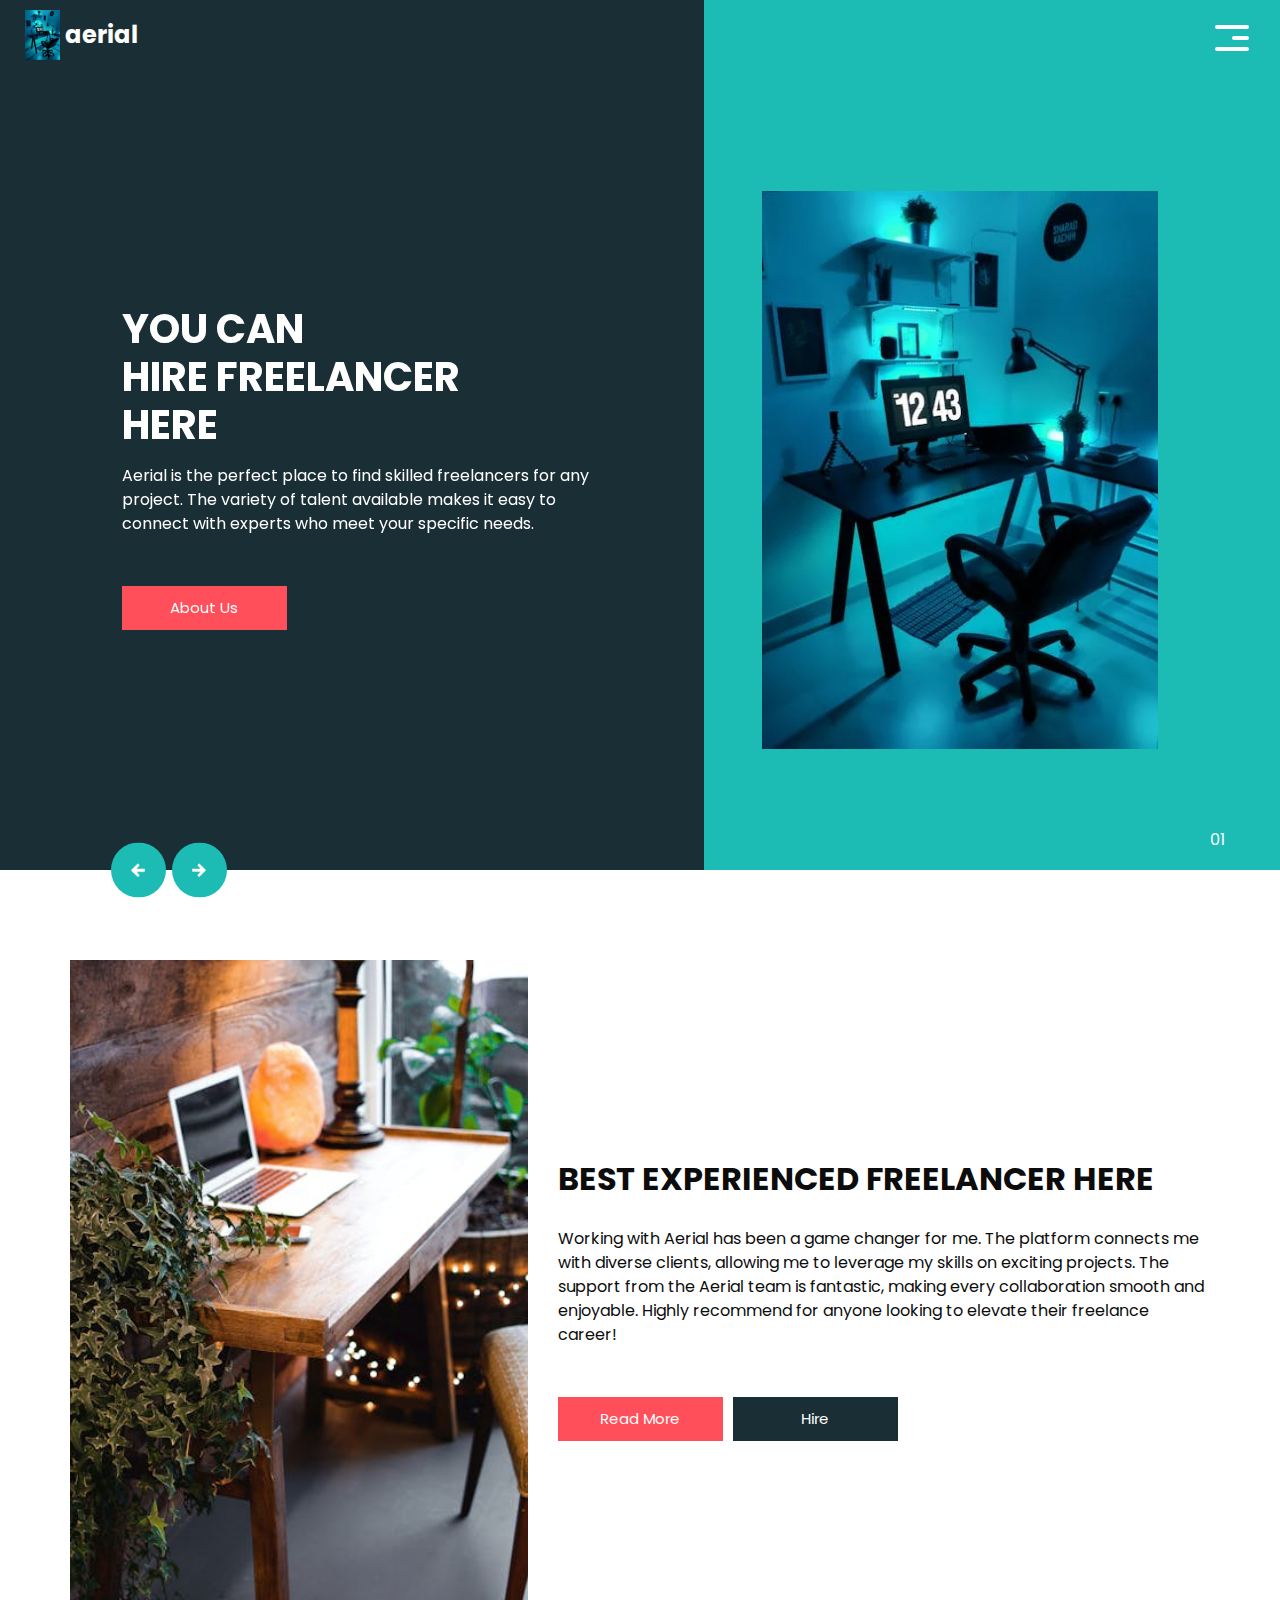
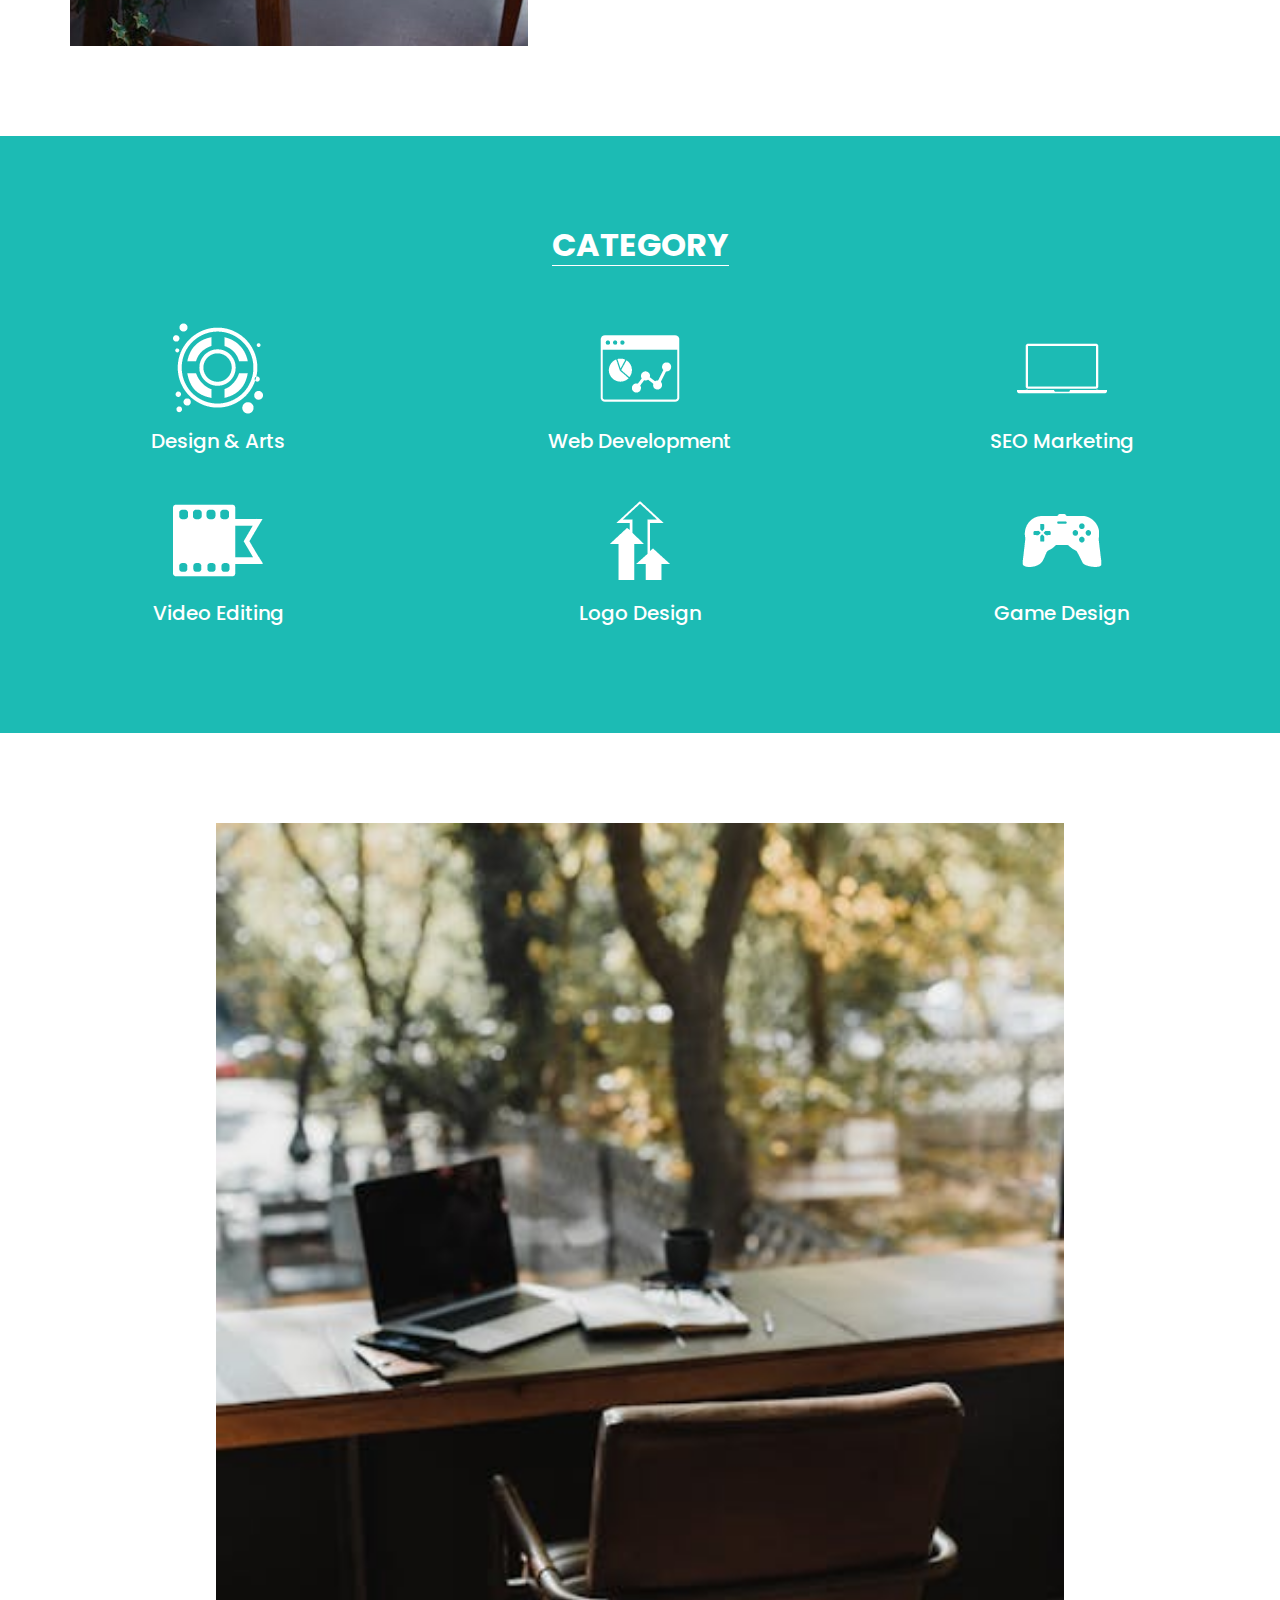
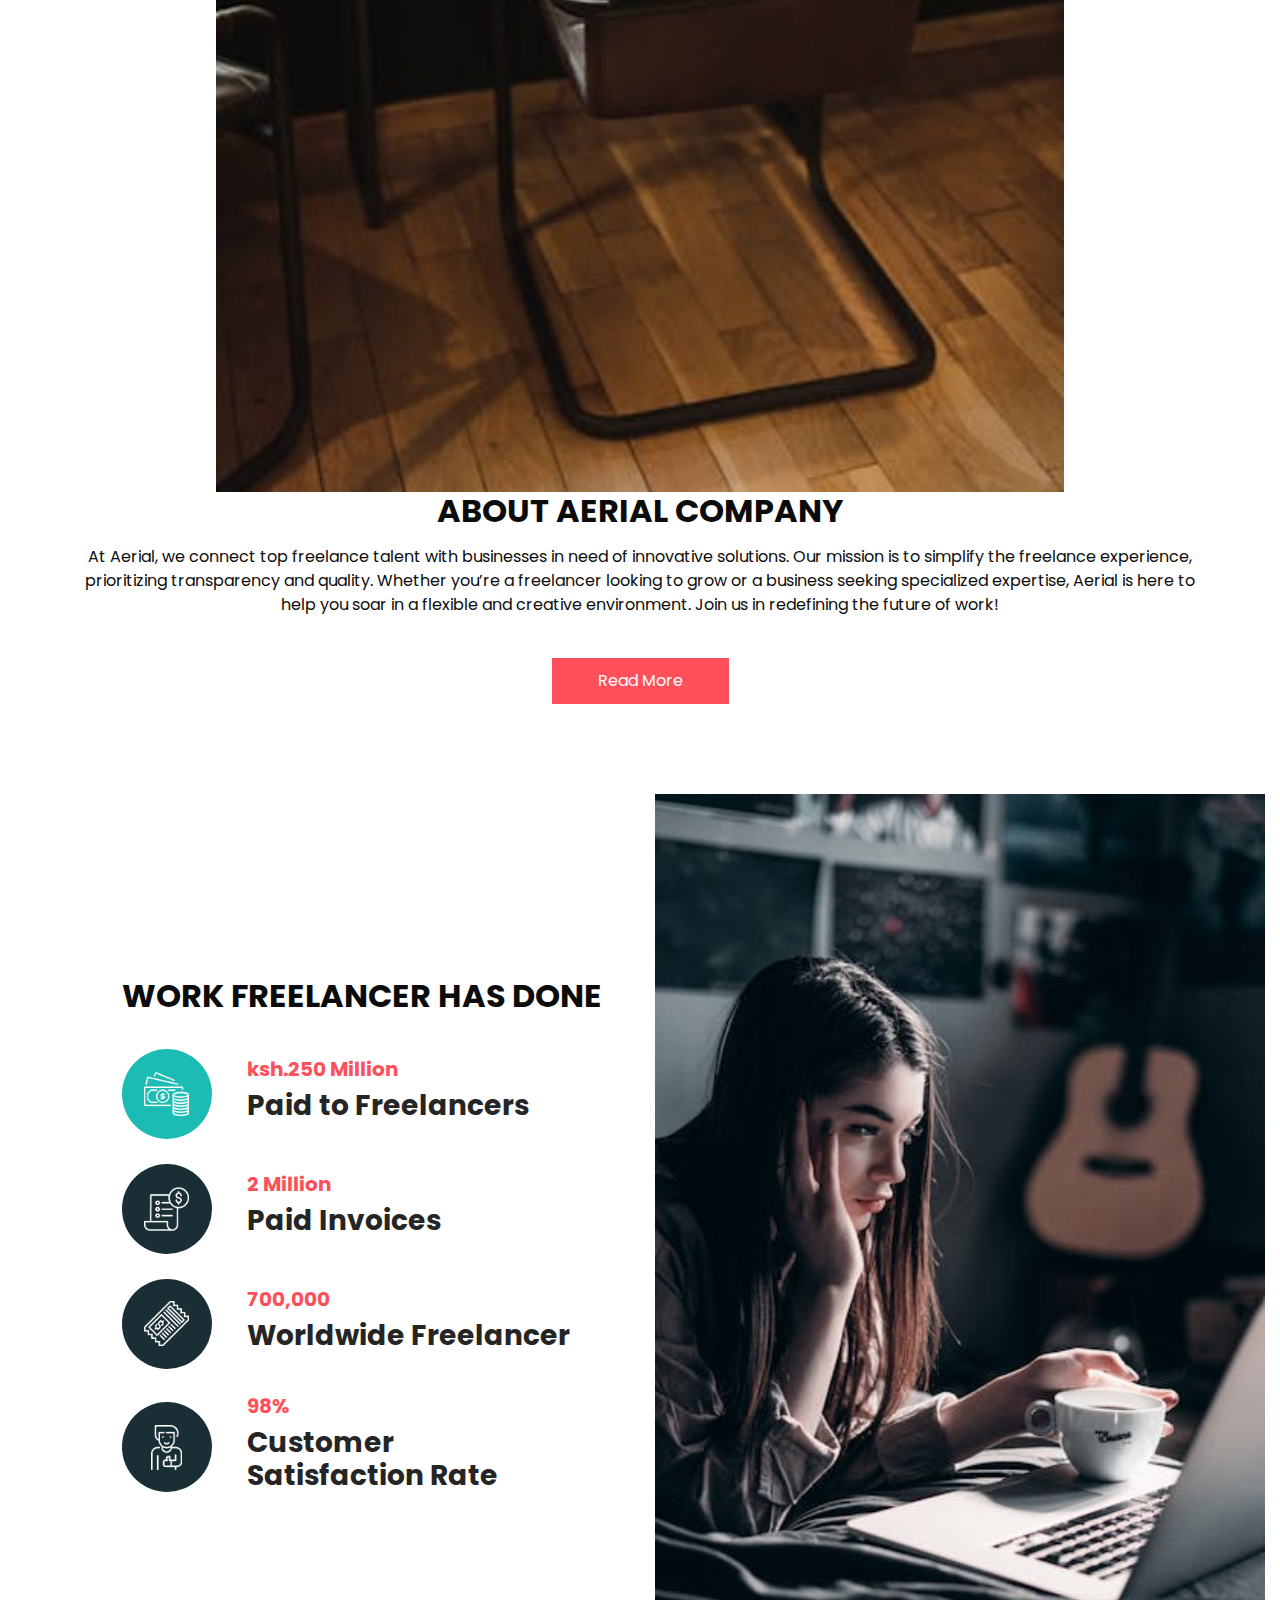
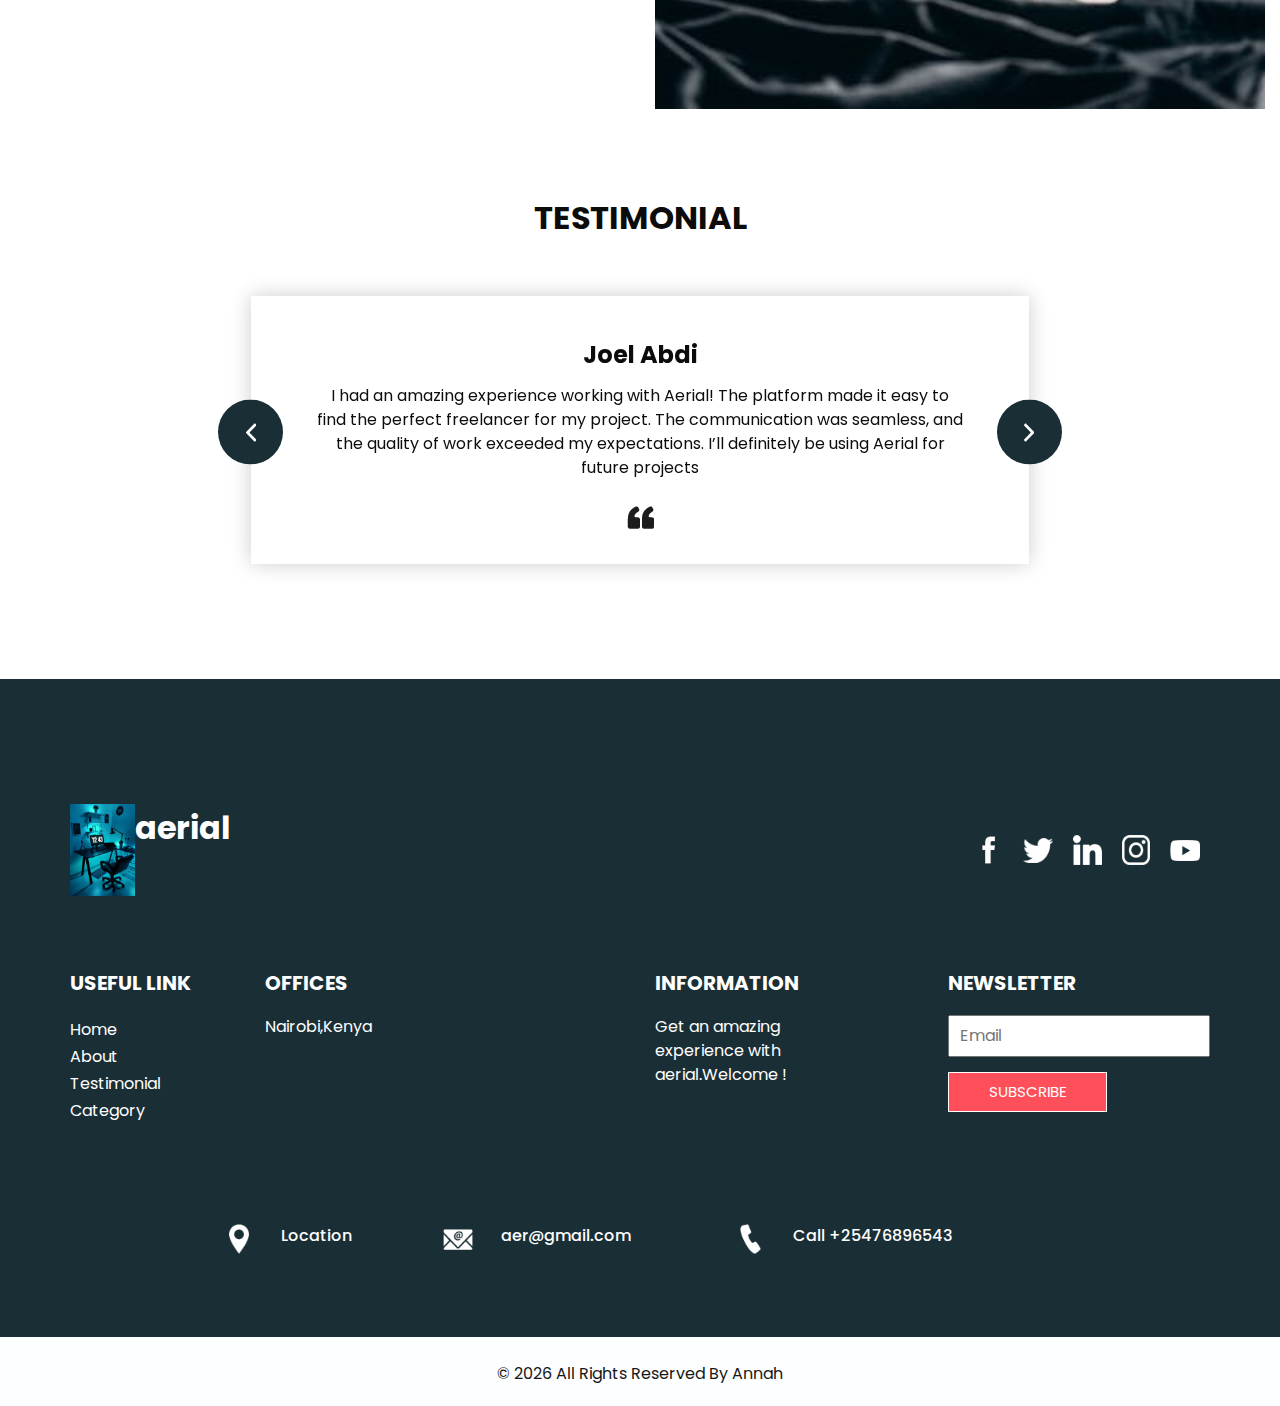
<file: index.html>
<!DOCTYPE html>
<html>

<head>
  <!-- Basic -->
  <meta charset="utf-8" />
  <meta http-equiv="X-UA-Compatible" content="IE=edge" />
  <!-- Mobile Metas -->
  <meta name="viewport" content="width=device-width, initial-scale=1, shrink-to-fit=no" />
  <!-- Site Metas -->

  <meta name="keywords" content="" />
  <meta name="description" content="" />
  <meta name="author" content="" />

  <title>Aerial</title>

  <!-- bootstrap core css -->
  <link rel="stylesheet" type="text/css" href="css/bootstrap.css" />

  <link href="https://fonts.googleapis.com/css?family=Poppins:400,700&display=swap" rel="stylesheet">
  <!-- Custom styles for this template -->
  <link href="css/style.css" rel="stylesheet" />
  <!-- responsive style -->
  <link href="css/responsive.css" rel="stylesheet" />
</head>

<body>
  <div class="hero_area">
    <!-- header section strats -->
    <header class="header_section">
      <div class="container-fluid">
        <nav class="navbar navbar-expand-lg custom_nav-container">
          <a class="navbar-brand" href="index.html">
            <img src="images/css1.webp" alt="" />
            <span>
              aerial
            </span>
          </a>
          <button class="navbar-toggler" type="button" data-toggle="collapse" data-target="#navbarSupportedContent" aria-controls="navbarSupportedContent" aria-expanded="false" aria-label="Toggle navigation">
            <span class="navbar-toggler-icon"></span>
          </button>

          <div class="collapse navbar-collapse" id="navbarSupportedContent">
            <ul class="navbar-nav  ">
              <li class="nav-item active">
                <a class="nav-link" href="index.html">Home <span class="sr-only">(current)</span></a>
              </li>
              <li class="nav-item">
                <a class="nav-link" href="about.html"> About</a>
              </li>
              <li class="nav-item">
                <a class="nav-link" href="work.html">Work </a>
              </li>
              <li class="nav-item">
                <a class="nav-link" href="category.html"> Category </a>
              </li>
            </ul>
            <div class="user_option">
              <a href="">
                <span>
                  Login
                </span>
              </a>
              <form class="form-inline my-2 my-lg-0 ml-0 ml-lg-4 mb-3 mb-lg-0">
                <button class="btn  my-2 my-sm-0 nav_search-btn" type="submit"></button>
              </form>
            </div>
          </div>
          <div>
            <div class="custom_menu-btn ">
              <button>
                <span class=" s-1">

                </span>
                <span class="s-2">

                </span>
                <span class="s-3">

                </span>
              </button>
            </div>
          </div>

        </nav>
      </div>
    </header>
    <!-- end header section -->
    <!-- slider section -->
    <section class="slider_section ">
      <div class="carousel_btn-container">
        <a class="carousel-control-prev" href="#carouselExampleIndicators" role="button" data-slide="prev">
          <span class="sr-only">Previous</span>
        </a>
        <a class="carousel-control-next" href="#carouselExampleIndicators" role="button" data-slide="next">
          <span class="sr-only">Next</span>
        </a>
      </div>
      <div id="carouselExampleIndicators" class="carousel slide" data-ride="carousel">
        <ol class="carousel-indicators">
          <li data-target="#carouselExampleIndicators" data-slide-to="0" class="active">01</li>
          <li data-target="#carouselExampleIndicators" data-slide-to="1">02</li>
          <li data-target="#carouselExampleIndicators" data-slide-to="2">03</li>
        </ol>
        <div class="carousel-inner">
          <div class="carousel-item active">
            <div class="container-fluid">
              <div class="row">
                <div class="col-md-5 offset-md-1">
                  <div class="detail-box">
                    <h1>
                      You Can <br>
                      Hire Freelancer <br>
                      Here
                    </h1>
                    <p>
                      Aerial is the perfect place to find skilled freelancers for any project.
                      The variety of talent available makes it easy to connect with experts who meet
                      your specific needs.

                    </p>
                    <div class="btn-box">
                      <a href="" class="btn-1">
                        About Us
                      </a>

                    </div>
                  </div>
                </div>
                <div class="offset-md-1 col-md-4 img-container">
                  <div class="img-box">
                    <img src="images/css1.webp" alt="">
                  </div>
                </div>
              </div>
            </div>
          </div>
          <div class="carousel-item ">
            <div class="container-fluid">
              <div class="row">
                <div class="col-md-5 offset-md-1">
                  <div class="detail-box">
                    <h1>
                      You Can <br>
                      Hire Freelancer <br>
                      Here
                    </h1>
                    <p>
                       Need help with a project? Aerial gives you access to a wide range of
                      freelancers who are ready to jump in and deliver great results—fast and hassle-free.
                    </p>
                    <div class="btn-box">
                      <a href="" class="btn-1">
                        About Us
                      </a>
                      <a href="" class="btn-2">
                        Get A Quote
                      </a>
                    </div>
                  </div>
                </div>
                <div class="offset-md-1 col-md-4 img-container">
                  <div class="img-box">
                    <img src="images/css3.jpeg" alt="">
                  </div>
                </div>
              </div>
            </div>
          </div>
          <div class="carousel-item ">
            <div class="container-fluid">
              <div class="row">
                <div class="col-md-5 offset-md-1">
                  <div class="detail-box">
                    <h1>
                      You Can <br>
                      Hire Freelancer <br>
                      Here
                    </h1>
                    <p>
Aerial is the perfect place to find skilled freelancers for any project.
                      The variety of talent available makes it easy to connect with experts who meet your specific needs.
                    </p>
                    <div class="btn-box">
                      <a href="about.html" class="btn-1">
                        About Us
                      </a>
                      <a href="" class="btn-2">
                        Get A Quote
                      </a>
                    </div>
                  </div>
                </div>
                <div class="offset-md-1 col-md-4 img-container">
                  <div class="img-box">
                    <img src="images/css4.jpeg" alt="">
                  </div>
                </div>
              </div>
            </div>
          </div>
        </div>

      </div>

    </section>
    <!-- end slider section -->
  </div>


  <!-- experience section -->

  <section class="experience_section layout_padding">
    <div class="container">
      <div class="row">
        <div class="col-md-5">
          <div class="img-box">
            <img src="images/css5.jpeg" alt="">
          </div>
        </div>
        <div class="col-md-7">
          <div class="detail-box">
            <div class="heading_container">
              <h2>
                Best Experienced Freelancer Here
              </h2>
            </div>
            <p>
                Working with Aerial has been a game changer for me. The platform connects me with diverse clients, allowing me to leverage my skills on exciting projects. The support from the Aerial team is fantastic, making every collaboration smooth and enjoyable.
              Highly recommend for anyone looking to elevate their freelance career!
            </p>
            <div class="btn-box">
              <a href="" class="btn-1">
                Read More
              </a>
              <a href="" class="btn-2">
                Hire
              </a>
            </div>
          </div>
        </div>

      </div>
    </div>
  </section>

  <!-- end experience section -->

  <!-- category section -->

  <section class="category_section layout_padding">
    <div class="container">
      <div class="heading_container">
        <h2>
          Category
        </h2>
      </div>
      <div class="category_container">
        <div class="box">
          <div class="img-box">
            <img src="images/c1.png" alt="">
          </div>
          <div class="detail-box">
            <h5>
              Design & Arts
            </h5>
          </div>
        </div>
        <div class="box">
          <div class="img-box">
            <img src="images/c2.png" alt="">
          </div>
          <div class="detail-box">
            <h5>
              Web Development
            </h5>
          </div>
        </div>
        <div class="box">
          <div class="img-box">
            <img src="images/c3.png" alt="">
          </div>
          <div class="detail-box">
            <h5>
              SEO Marketing
            </h5>
          </div>
        </div>
        <div class="box">
          <div class="img-box">
            <img src="images/c4.png" alt="">
          </div>
          <div class="detail-box">
            <h5>
              Video Editing
            </h5>
          </div>
        </div>
        <div class="box">
          <div class="img-box">
            <img src="images/c5.png" alt="">
          </div>
          <div class="detail-box">
            <h5>
              Logo Design
            </h5>
          </div>
        </div>
        <div class="box">
          <div class="img-box">
            <img src="images/c6.png" alt="">
          </div>
          <div class="detail-box">
            <h5>
              Game Design
            </h5>
          </div>
        </div>
      </div>
    </div>
  </section>


  <!-- end category section -->

  <!-- about section -->

  <section class="about_section layout_padding">
    <div class="container">
      <div class="row">
        <div class="col-md-10 col-lg-9 mx-auto">
          <div class="img-box">
            <img src="images/css6.jpeg" alt="">
          </div>
        </div>
      </div>
      <div class="detail-box">
        <h2>
          About aerial Company
        </h2>
        <p>
At Aerial, we connect top freelance talent with businesses in need of innovative solutions. Our mission is to simplify the freelance experience, prioritizing transparency and quality. Whether you’re a freelancer looking to grow or a business seeking specialized expertise, Aerial is here to help you soar in a flexible and creative environment. Join us in redefining the future of work!




        </p>
        <a href="">
          Read More
        </a>
      </div>
    </div>
  </section>

  <!-- end about section -->

  <!-- freelance section -->

  <section class="freelance_section ">
    <div id="accordion">
      <div class="container-fluid">
        <div class="row">
          <div class="col-md-5 offset-md-1">
            <div class="detail-box">
              <div class="heading_container">
                <h2>
                  Work Freelancer Has Done
                </h2>
              </div>
              <div class="tab_container">
                <div class="t-link-box" data-toggle="collapse" data-target="#collapseOne" aria-expanded="true" aria-controls="collapseOne">
                  <div class="img-box">
                    <img src="images/f1.png" alt="">
                  </div>
                  <div class="detail-box">
                    <h5>
                      ksh.250 Million
                    </h5>
                    <h3>
                      Paid to Freelancers
                    </h3>
                  </div>
                </div>
                <div class="t-link-box collapsed" data-toggle="collapse" data-target="#collapseTwo" aria-expanded="false" aria-controls="collapseTwo">
                  <div class="img-box">
                    <img src="images/f2.png" alt="">
                  </div>
                  <div class="detail-box">
                    <h5>
                      2 Million
                    </h5>
                    <h3>
                      Paid Invoices
                    </h3>
                  </div>
                </div>
                <div class="t-link-box collapsed" data-toggle="collapse" data-target="#collapseThree" aria-expanded="false" aria-controls="collapseThree">
                  <div class="img-box">
                    <img src="images/f3.png" alt="">
                  </div>
                  <div class="detail-box">
                    <h5>
                      700,000
                    </h5>
                    <h3>
                      Worldwide Freelancer
                    </h3>
                  </div>
                </div>
                <div class="t-link-box collapsed" data-toggle="collapse" data-target="#collapseFour" aria-expanded="false" aria-controls="collapseFour">
                  <div class="img-box">
                    <img src="images/f4.png" alt="">
                  </div>
                  <div class="detail-box">
                    <h5>
                      98%
                    </h5>
                    <h3>
                      Customer <br>
                      Satisfaction Rate
                    </h3>
                  </div>
                </div>
              </div>
            </div>
          </div>
          <div class="col-md-6">
            <div class="collapse show" id="collapseOne" aria-labelledby="headingOne" data-parent="#accordion">
              <div class="img-box">
                <img src="images/css7.jpeg" alt="">
              </div>
            </div>
            <div class="collapse" id="collapseTwo" aria-labelledby="headingTwo" data-parent="#accordion">
              <div class="img-box">
                <img src="images/freelance-img.jpg" alt="">
              </div>
            </div>
            <div class="collapse" id="collapseThree" aria-labelledby="headingThree" data-parent="#accordion">
              <div class="img-box">
                <img src="images/freelance-img.jpg" alt="">
              </div>
            </div>
            <div class="collapse" id="collapseFour" aria-labelledby="headingfour" data-parent="#accordion">
              <div class="img-box">
                <img src="images/freelance-img.jpg" alt="">
              </div>
            </div>
          </div>
        </div>
      </div>
    </div>
  </section>

  <!-- end freelance section -->

  <!-- client section -->

  <section class="client_section layout_padding">
    <div class="container">
      <div class="row">
        <div class="col-lg-9 col-md-10 mx-auto">
          <div class="heading_container">
            <h2>
              Testimonial
            </h2>
          </div>
          <div id="carouselExampleControls" class="carousel slide" data-ride="carousel">
            <div class="carousel-inner">
              <div class="carousel-item active">
                <div class="detail-box">
                  <h4>
                    Joel Abdi
                  </h4>
                  <p>
 I had an amazing experience working with Aerial! The platform made it easy to find the perfect freelancer for my project. The communication was seamless, and the quality of
                    work exceeded my expectations. I’ll definitely be using Aerial for future projects
                  </p>
                  <img src="images/quote.png" alt="">
                </div>
              </div>
              <div class="carousel-item">
                <div class="detail-box">
                  <h4>
                    Joel Abdi
                  </h4>
                  <p>
                    I had an amazing experience working with Aerial! The platform made it easy to find the perfect freelancer for my project. The communication was seamless, and the quality of
                    work exceeded my expectations. I’ll definitely be using Aerial for future projects
 </p>
                  <img src="images/quote.png" alt="">
                </div>
              </div>
              <div class="carousel-item">
                <div class="detail-box">
                  <h4>
                    Joel Abdi
                  </h4>
                  <p>
 I had an amazing experience working with Aerial! The platform made it easy to find the perfect freelancer for my project. The communication was seamless, and the quality of
                    work exceeded my expectations. I’ll definitely be using Aerial for future projects
                  </p>
                  <img src="images/quote.png" alt="">
                </div>
              </div>
            </div>
            <a class="carousel-control-prev" href="#carouselExampleControls" role="button" data-slide="prev">
              <span class="sr-only">Previous</span>
            </a>
            <a class="carousel-control-next" href="#carouselExampleControls" role="button" data-slide="next">
              <span class="sr-only">Next</span>
            </a>
          </div>
        </div>
      </div>
    </div>
  </section>

  <!-- end client section -->



  <!-- info section -->

  <section class="info_section ">
    <div class="info_container layout_padding-top">
      <div class="container">
        <div class="info_top">
          <div class="info_logo">
            <img src="images/css1.webp" alt="" />
            <span>
              aerial
            </span>
          </div>
          <div class="social_box">
            <a href="#">
              <img src="images/fb.png" alt="">
            </a>
            <a href="#">
              <img src="images/twitter.png" alt="">
            </a>
            <a href="#">
              <img src="images/linkedin.png" alt="">
            </a>
            <a href="#">
              <img src="images/instagram.png" alt="">
            </a>
            <a href="#">
              <img src="images/youtube.png" alt="">
            </a>
          </div>
        </div>

        <div class="info_main">
          <div class="row">
            <div class="col-md-3 col-lg-2">
              <div class="info_link-box">
                <h5>
                  Useful Link
                </h5>
                <ul>
                  <li class=" active">
                    <a class="" href="index.html">Home <span class="sr-only">(current)</span></a>
                  </li>
                  <li class="">
                    <a class="" href="about.html">About </a>
                  </li>
                  <li class="">
                    <a class="" href="work.html">Testimonial </a>
                  </li>
                  <li class="">
                    <a class="" href="category.html">Category </a>
                  </li>
                </ul>
              </div>
            </div>
            <div class="col-md-3 ">
              <h5>
                Offices
              </h5>
              <p>
               Nairobi,Kenya
              </p>
            </div>

            <div class="col-md-3 col-lg-2 offset-lg-1">
              <h5>
                Information
              </h5>
              <p>
                Get an amazing experience with aerial.Welcome !
              </p>
            </div>

            <div class="col-md-3  offset-lg-1">
              <div class="info_form ">
                <h5>
                  Newsletter
                </h5>
                <form action="">
                  <input type="email" placeholder="Email">
                  <button>
                    Subscribe
                  </button>
                </form>
              </div>
            </div>
          </div>
        </div>
        <div class="row">
          <div class="col-lg-9 col-md-10 mx-auto">
            <div class="info_contact layout_padding2">
              <div class="row">
                <div class="col-md-3">
                  <a href="#" class="link-box">
                    <div class="img-box">
                      <img src="images/location.png" alt="">
                    </div>
                    <div class="detail-box">
                      <h6>
                        Location
                      </h6>
                    </div>
                  </a>
                </div>
                <div class="col-md-4">
                  <a href="#" class="link-box">
                    <div class="img-box">
                      <img src="images/mail.png" alt="">
                    </div>
                    <div class="detail-box">
                      <h6>
                        aer@gmail.com
                      </h6>
                    </div>
                  </a>
                </div>
                <div class="col-md-5">
                  <a href="#" class="link-box">
                    <div class="img-box">
                      <img src="images/call.png" alt="">
                    </div>
                    <div class="detail-box">
                      <h6>
                        Call +25476896543
                      </h6>
                    </div>
                  </a>
                </div>
              </div>
            </div>
          </div>
        </div>

      </div>
    </div>
  </section>

  <!-- end info section -->

  <!-- footer section -->
  <footer class="container-fluid footer_section ">
    <div class="container">
      <p>
        &copy; <span id="displayDate"></span> All Rights Reserved By
        <a href="">Annah</a>
      </p>
    </div>
  </footer>
  <!-- end  footer section -->


  <script src="js/jquery-3.4.1.min.js"></script>
  <script src="js/bootstrap.js"></script>
  <script src="js/custom.js"></script>


</body>


</html>
</file>
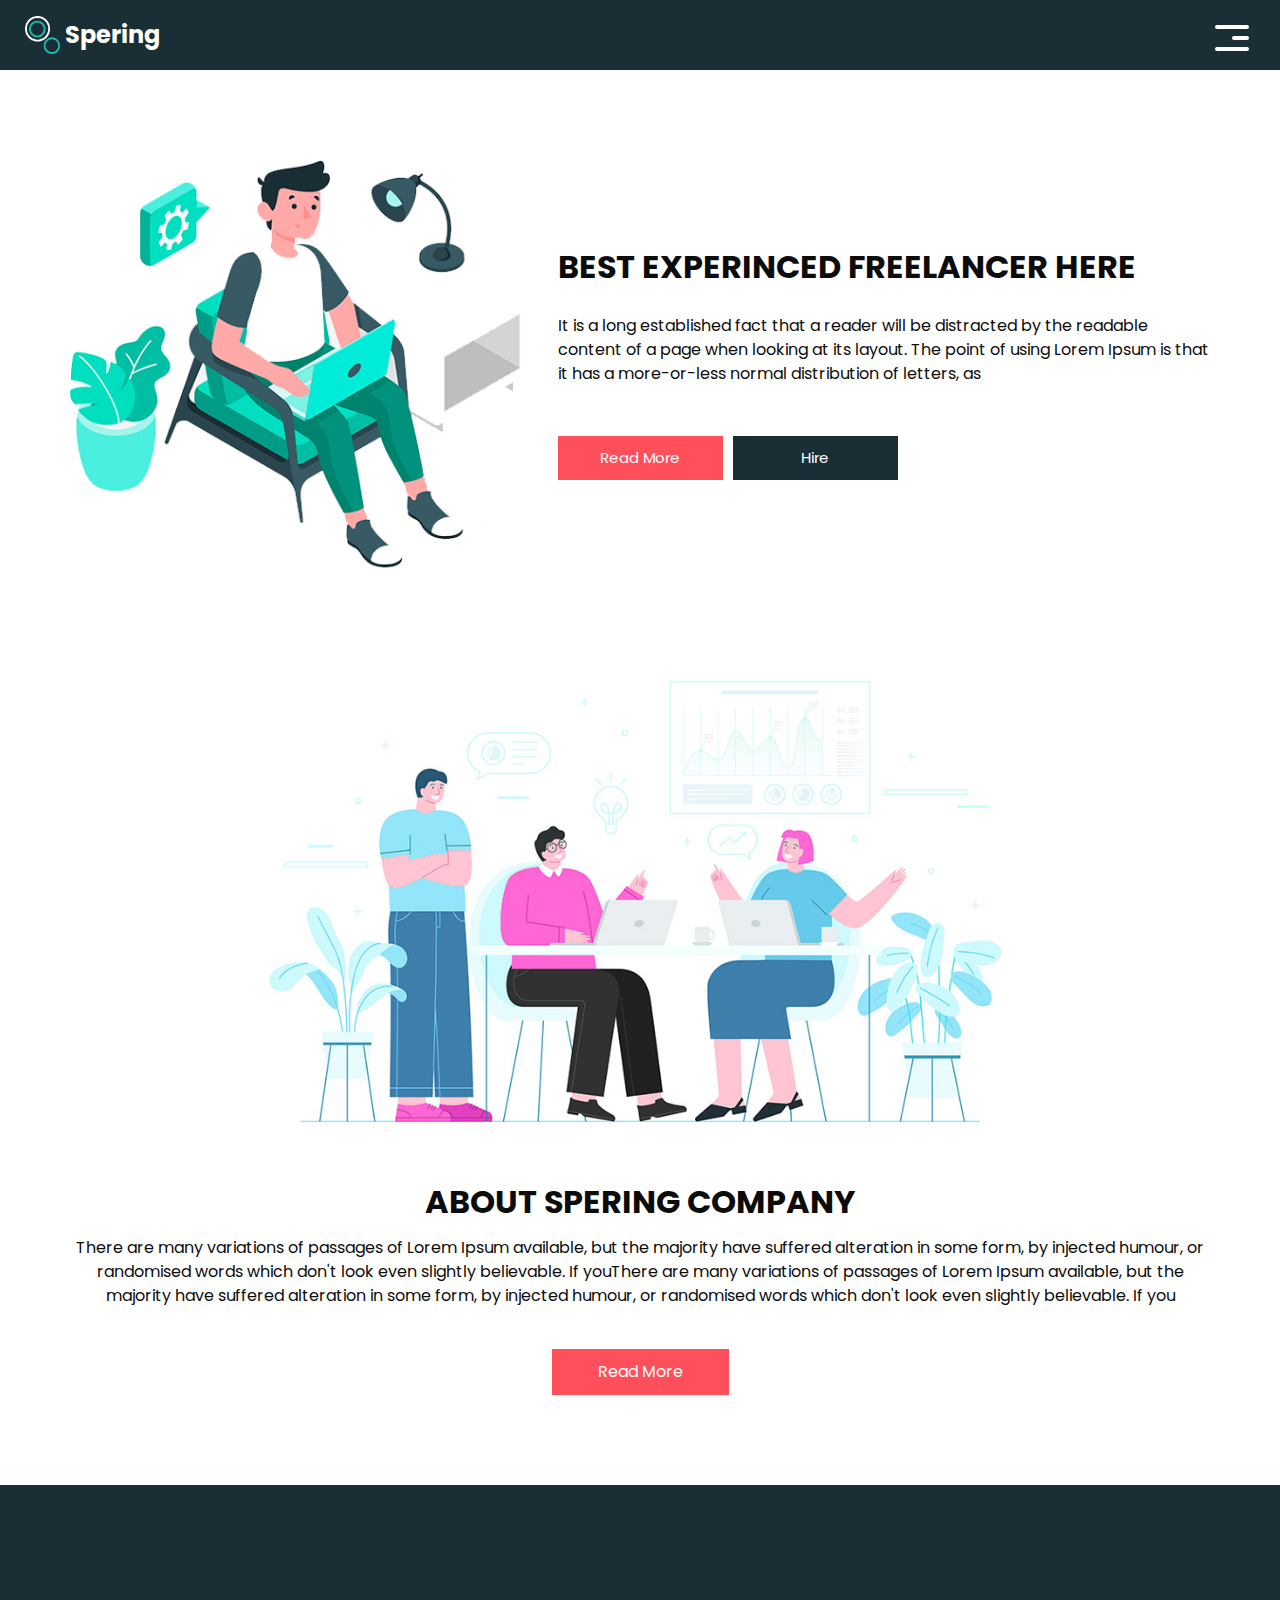
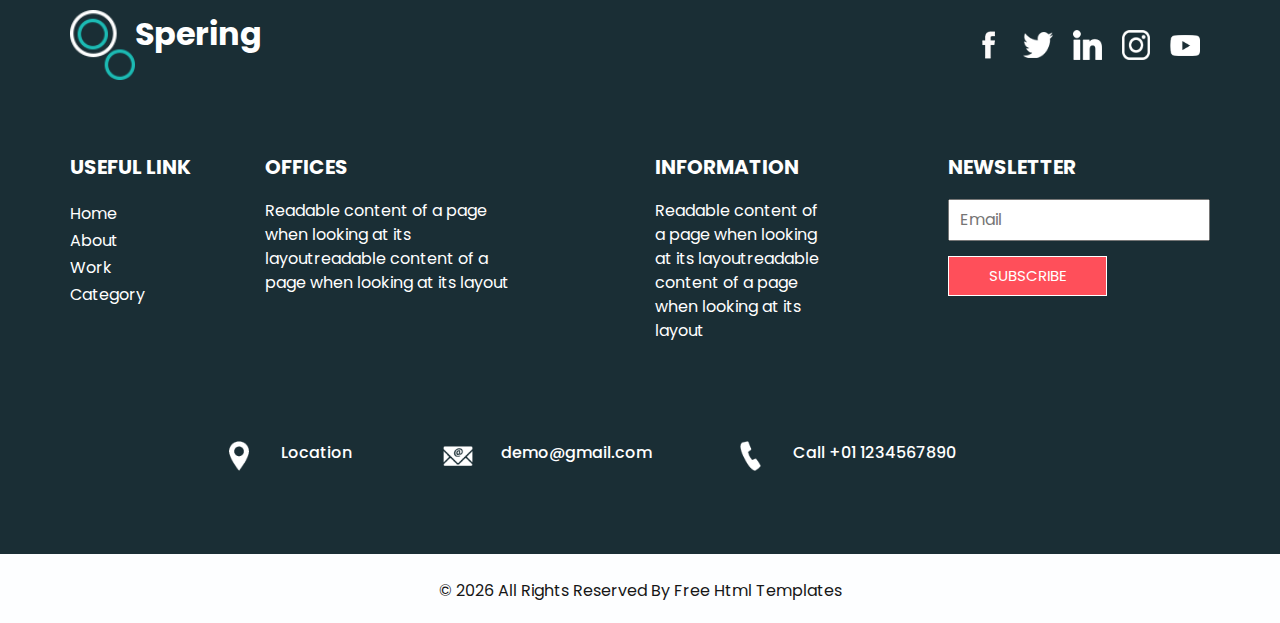
<file: about.html>
<!DOCTYPE html>
<html>

<head>
  <!-- Basic -->
  <meta charset="utf-8" />
  <meta http-equiv="X-UA-Compatible" content="IE=edge" />
  <!-- Mobile Metas -->
  <meta name="viewport" content="width=device-width, initial-scale=1, shrink-to-fit=no" />
  <!-- Site Metas -->
  <meta name="keywords" content="" />
  <meta name="description" content="" />
  <meta name="author" content="" />

  <title>Spering</title>

  <!-- bootstrap core css -->
  <link rel="stylesheet" type="text/css" href="css/bootstrap.css" />

  <link href="https://fonts.googleapis.com/css?family=Poppins:400,700&display=swap" rel="stylesheet">
  <!-- Custom styles for this template -->
  <link href="css/style.css" rel="stylesheet" />
  <!-- responsive style -->
  <link href="css/responsive.css" rel="stylesheet" />
</head>

<body class="sub_page">
  <div class="hero_area">
    <!-- header section strats -->
    <header class="header_section">
      <div class="container-fluid">
        <nav class="navbar navbar-expand-lg custom_nav-container">
          <a class="navbar-brand" href="index.html">
            <img src="images/logo.png" alt="" />
            <span>
              Spering
            </span>
          </a>
          <button class="navbar-toggler" type="button" data-toggle="collapse" data-target="#navbarSupportedContent" aria-controls="navbarSupportedContent" aria-expanded="false" aria-label="Toggle navigation">
            <span class="navbar-toggler-icon"></span>
          </button>

          <div class="collapse navbar-collapse" id="navbarSupportedContent">
            <ul class="navbar-nav  ">
              <li class="nav-item">
                <a class="nav-link" href="index.html">Home <span class="sr-only">(current)</span></a>
              </li>
              <li class="nav-item active">
                <a class="nav-link" href="about.html"> About</a>
              </li>
              <li class="nav-item">
                <a class="nav-link" href="work.html">Work </a>
              </li>
              <li class="nav-item">
                <a class="nav-link" href="category.html"> Category </a>
              </li>
            </ul>
            <div class="user_option">
              <a href="">
                <span>
                  Login
                </span>
              </a>
              <form class="form-inline my-2 my-lg-0 ml-0 ml-lg-4 mb-3 mb-lg-0">
                <button class="btn  my-2 my-sm-0 nav_search-btn" type="submit"></button>
              </form>
            </div>
          </div>
          <div>
            <div class="custom_menu-btn ">
              <button>
                <span class=" s-1">

                </span>
                <span class="s-2">

                </span>
                <span class="s-3">

                </span>
              </button>
            </div>
          </div>

        </nav>
      </div>
    </header>
    <!-- end header section -->
  </div>


  <!-- experience section -->

  <section class="experience_section layout_padding-top layout_padding2-bottom">
    <div class="container">
      <div class="row">
        <div class="col-md-5">
          <div class="img-box">
            <img src="images/experience-img.jpg" alt="">
          </div>
        </div>
        <div class="col-md-7">
          <div class="detail-box">
            <div class="heading_container">
              <h2>
                Best Experinced Freelancer Here
              </h2>
            </div>
            <p>
              It is a long established fact that a reader will be distracted by the readable content of a page when looking at its layout. The point of using Lorem Ipsum is that it has a more-or-less normal distribution of letters, as
            </p>
            <div class="btn-box">
              <a href="" class="btn-1">
                Read More
              </a>
              <a href="" class="btn-2">
                Hire
              </a>
            </div>
          </div>
        </div>

      </div>
    </div>
  </section>

  <!-- end experience section -->


  <!-- about section -->

  <section class="about_section layout_padding-bottom">
    <div class="container">
      <div class="row">
        <div class="col-md-10 col-lg-9 mx-auto">
          <div class="img-box">
            <img src="images/about-img.jpg" alt="">
          </div>
        </div>
      </div>
      <div class="detail-box">
        <h2>
          About Spering Company
        </h2>
        <p>
          There are many variations of passages of Lorem Ipsum available, but the majority have suffered alteration in some form, by injected humour, or randomised words which don't look even slightly believable. If youThere are many variations of passages of Lorem Ipsum available, but the majority have suffered alteration in some form, by injected humour, or randomised words which don't look even slightly believable. If you
        </p>
        <a href="">
          Read More
        </a>
      </div>
    </div>
  </section>

  <!-- end about section -->

  <!-- info section -->

  <section class="info_section ">
    <div class="info_container layout_padding-top">
      <div class="container">
        <div class="info_top">
          <div class="info_logo">
            <img src="images/logo.png" alt="" />
            <span>
              Spering
            </span>
          </div>
          <div class="social_box">
            <a href="#">
              <img src="images/fb.png" alt="">
            </a>
            <a href="#">
              <img src="images/twitter.png" alt="">
            </a>
            <a href="#">
              <img src="images/linkedin.png" alt="">
            </a>
            <a href="#">
              <img src="images/instagram.png" alt="">
            </a>
            <a href="#">
              <img src="images/youtube.png" alt="">
            </a>
          </div>
        </div>

        <div class="info_main">
          <div class="row">
            <div class="col-md-3 col-lg-2">
              <div class="info_link-box">
                <h5>
                  Useful Link
                </h5>
                <ul>
                  <li class=" active">
                    <a class="" href="index.html">Home <span class="sr-only">(current)</span></a>
                  </li>
                  <li class="">
                    <a class="" href="about.html">About </a>
                  </li>
                  <li class="">
                    <a class="" href="work.html">Work </a>
                  </li>
                  <li class="">
                    <a class="" href="category.html">Category </a>
                  </li>
                </ul>
              </div>
            </div>
            <div class="col-md-3 ">
              <h5>
                Offices
              </h5>
              <p>
                Readable content of a page when looking at its layoutreadable content of a page when looking at its layout
              </p>
            </div>

            <div class="col-md-3 col-lg-2 offset-lg-1">
              <h5>
                Information
              </h5>
              <p>
                Readable content of a page when looking at its layoutreadable content of a page when looking at its layout
              </p>
            </div>

            <div class="col-md-3  offset-lg-1">
              <div class="info_form ">
                <h5>
                  Newsletter
                </h5>
                <form action="">
                  <input type="email" placeholder="Email">
                  <button>
                    Subscribe
                  </button>
                </form>
              </div>
            </div>
          </div>
        </div>
        <div class="row">
          <div class="col-lg-9 col-md-10 mx-auto">
            <div class="info_contact layout_padding2">
              <div class="row">
                <div class="col-md-3">
                  <a href="#" class="link-box">
                    <div class="img-box">
                      <img src="images/location.png" alt="">
                    </div>
                    <div class="detail-box">
                      <h6>
                        Location
                      </h6>
                    </div>
                  </a>
                </div>
                <div class="col-md-4">
                  <a href="#" class="link-box">
                    <div class="img-box">
                      <img src="images/mail.png" alt="">
                    </div>
                    <div class="detail-box">
                      <h6>
                        demo@gmail.com
                      </h6>
                    </div>
                  </a>
                </div>
                <div class="col-md-5">
                  <a href="#" class="link-box">
                    <div class="img-box">
                      <img src="images/call.png" alt="">
                    </div>
                    <div class="detail-box">
                      <h6>
                        Call +01 1234567890
                      </h6>
                    </div>
                  </a>
                </div>
              </div>
            </div>
          </div>
        </div>

      </div>
    </div>
  </section>

  <!-- end info section -->

  <!-- footer section -->
  <footer class="container-fluid footer_section ">
    <div class="container">
      <p>
        &copy; <span id="displayDate"></span> All Rights Reserved By
        <a href="https://html.design/">Free Html Templates</a>
      </p>
    </div>
  </footer>
  <!-- end  footer section -->


  <script src="js/jquery-3.4.1.min.js"></script>
  <script src="js/bootstrap.js"></script>
  <script src="js/custom.js"></script>


</body>
</body>

</html>
</file>
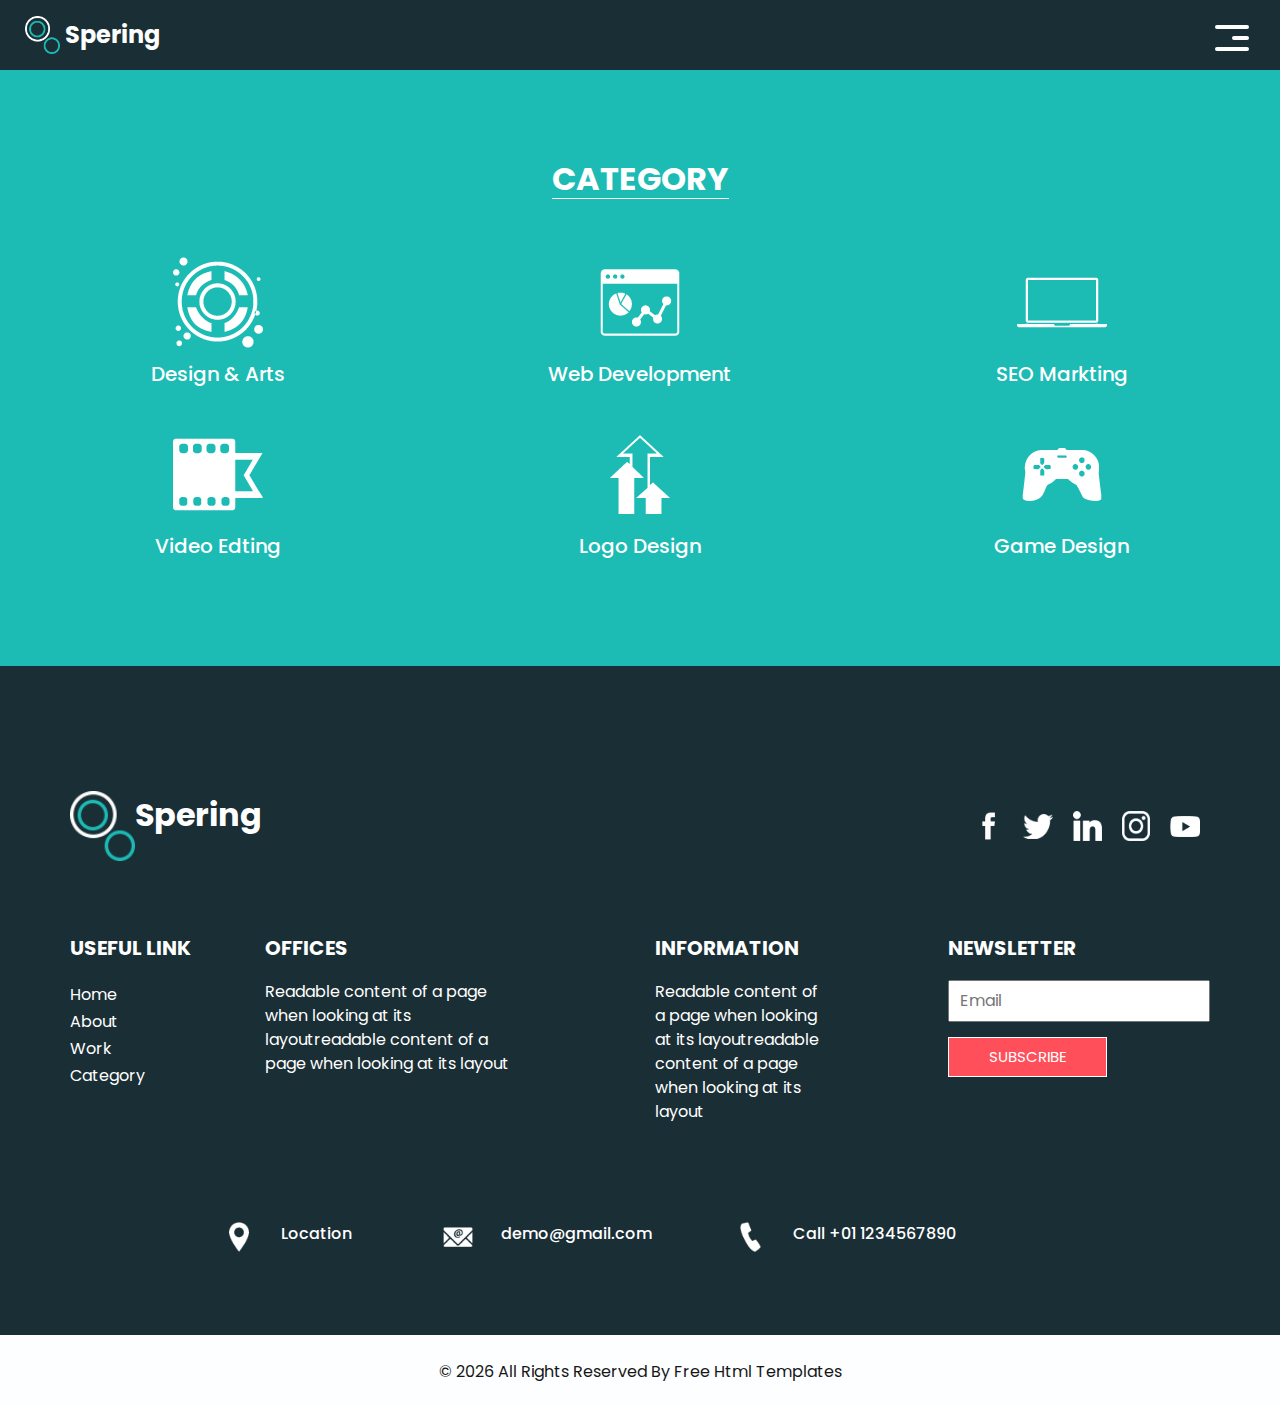
<file: category.html>
<!DOCTYPE html>
<html>

<head>
  <!-- Basic -->
  <meta charset="utf-8" />
  <meta http-equiv="X-UA-Compatible" content="IE=edge" />
  <!-- Mobile Metas -->
  <meta name="viewport" content="width=device-width, initial-scale=1, shrink-to-fit=no" />
  <!-- Site Metas -->
  <meta name="keywords" content="" />
  <meta name="description" content="" />
  <meta name="author" content="" />

  <title>Spering</title>

  <!-- bootstrap core css -->
  <link rel="stylesheet" type="text/css" href="css/bootstrap.css" />

  <link href="https://fonts.googleapis.com/css?family=Poppins:400,700&display=swap" rel="stylesheet">
  <!-- Custom styles for this template -->
  <link href="css/style.css" rel="stylesheet" />
  <!-- responsive style -->
  <link href="css/responsive.css" rel="stylesheet" />
</head>

<body class="sub_page">
  <div class="hero_area">
    <!-- header section strats -->
    <header class="header_section">
      <div class="container-fluid">
        <nav class="navbar navbar-expand-lg custom_nav-container">
          <a class="navbar-brand" href="index.html">
            <img src="images/logo.png" alt="" />
            <span>
              Spering
            </span>
          </a>
          <button class="navbar-toggler" type="button" data-toggle="collapse" data-target="#navbarSupportedContent" aria-controls="navbarSupportedContent" aria-expanded="false" aria-label="Toggle navigation">
            <span class="navbar-toggler-icon"></span>
          </button>

          <div class="collapse navbar-collapse" id="navbarSupportedContent">
            <ul class="navbar-nav  ">
              <li class="nav-item ">
                <a class="nav-link" href="index.html">Home <span class="sr-only">(current)</span></a>
              </li>
              <li class="nav-item">
                <a class="nav-link" href="about.html"> About</a>
              </li>
              <li class="nav-item">
                <a class="nav-link" href="work.html">Work </a>
              </li>
              <li class="nav-item active">
                <a class="nav-link" href="category.html"> Category </a>
              </li>
            </ul>
            <div class="user_option">
              <a href="">
                <span>
                  Login
                </span>
              </a>
              <form class="form-inline my-2 my-lg-0 ml-0 ml-lg-4 mb-3 mb-lg-0">
                <button class="btn  my-2 my-sm-0 nav_search-btn" type="submit"></button>
              </form>
            </div>
          </div>
          <div>
            <div class="custom_menu-btn ">
              <button>
                <span class=" s-1">

                </span>
                <span class="s-2">

                </span>
                <span class="s-3">

                </span>
              </button>
            </div>
          </div>

        </nav>
      </div>
    </header>
    <!-- end header section -->
  </div>

  <!-- category section -->

  <section class="category_section layout_padding">
    <div class="container">
      <div class="heading_container">
        <h2>
          Category
        </h2>
      </div>
      <div class="category_container">
        <div class="box">
          <div class="img-box">
            <img src="images/c1.png" alt="">
          </div>
          <div class="detail-box">
            <h5>
              Design & Arts
            </h5>
          </div>
        </div>
        <div class="box">
          <div class="img-box">
            <img src="images/c2.png" alt="">
          </div>
          <div class="detail-box">
            <h5>
              Web Development
            </h5>
          </div>
        </div>
        <div class="box">
          <div class="img-box">
            <img src="images/c3.png" alt="">
          </div>
          <div class="detail-box">
            <h5>
              SEO Markting
            </h5>
          </div>
        </div>
        <div class="box">
          <div class="img-box">
            <img src="images/c4.png" alt="">
          </div>
          <div class="detail-box">
            <h5>
              Video Edting
            </h5>
          </div>
        </div>
        <div class="box">
          <div class="img-box">
            <img src="images/c5.png" alt="">
          </div>
          <div class="detail-box">
            <h5>
              Logo Design
            </h5>
          </div>
        </div>
        <div class="box">
          <div class="img-box">
            <img src="images/c6.png" alt="">
          </div>
          <div class="detail-box">
            <h5>
              Game Design
            </h5>
          </div>
        </div>
      </div>
    </div>
  </section>
  <!-- end category section -->

  <!-- info section -->

  <section class="info_section ">
    <div class="info_container layout_padding-top">
      <div class="container">
        <div class="info_top">
          <div class="info_logo">
            <img src="images/logo.png" alt="" />
            <span>
              Spering
            </span>
          </div>
          <div class="social_box">
            <a href="#">
              <img src="images/fb.png" alt="">
            </a>
            <a href="#">
              <img src="images/twitter.png" alt="">
            </a>
            <a href="#">
              <img src="images/linkedin.png" alt="">
            </a>
            <a href="#">
              <img src="images/instagram.png" alt="">
            </a>
            <a href="#">
              <img src="images/youtube.png" alt="">
            </a>
          </div>
        </div>

        <div class="info_main">
          <div class="row">
            <div class="col-md-3 col-lg-2">
              <div class="info_link-box">
                <h5>
                  Useful Link
                </h5>
                <ul>
                  <li class=" active">
                    <a class="" href="index.html">Home <span class="sr-only">(current)</span></a>
                  </li>
                  <li class="">
                    <a class="" href="about.html">About </a>
                  </li>
                  <li class="">
                    <a class="" href="work.html">Work </a>
                  </li>
                  <li class="">
                    <a class="" href="category.html">Category </a>
                  </li>
                </ul>
              </div>
            </div>
            <div class="col-md-3 ">
              <h5>
                Offices
              </h5>
              <p>
                Readable content of a page when looking at its layoutreadable content of a page when looking at its layout
              </p>
            </div>

            <div class="col-md-3 col-lg-2 offset-lg-1">
              <h5>
                Information
              </h5>
              <p>
                Readable content of a page when looking at its layoutreadable content of a page when looking at its layout
              </p>
            </div>

            <div class="col-md-3  offset-lg-1">
              <div class="info_form ">
                <h5>
                  Newsletter
                </h5>
                <form action="">
                  <input type="email" placeholder="Email">
                  <button>
                    Subscribe
                  </button>
                </form>
              </div>
            </div>
          </div>
        </div>
        <div class="row">
          <div class="col-lg-9 col-md-10 mx-auto">
            <div class="info_contact layout_padding2">
              <div class="row">
                <div class="col-md-3">
                  <a href="#" class="link-box">
                    <div class="img-box">
                      <img src="images/location.png" alt="">
                    </div>
                    <div class="detail-box">
                      <h6>
                        Location
                      </h6>
                    </div>
                  </a>
                </div>
                <div class="col-md-4">
                  <a href="#" class="link-box">
                    <div class="img-box">
                      <img src="images/mail.png" alt="">
                    </div>
                    <div class="detail-box">
                      <h6>
                        demo@gmail.com
                      </h6>
                    </div>
                  </a>
                </div>
                <div class="col-md-5">
                  <a href="#" class="link-box">
                    <div class="img-box">
                      <img src="images/call.png" alt="">
                    </div>
                    <div class="detail-box">
                      <h6>
                        Call +01 1234567890
                      </h6>
                    </div>
                  </a>
                </div>
              </div>
            </div>
          </div>
        </div>

      </div>
    </div>
  </section>

  <!-- end info section -->

  <!-- footer section -->
  <footer class="container-fluid footer_section ">
    <div class="container">
      <p>
        &copy; <span id="displayDate"></span> All Rights Reserved By
        <a href="https://html.design/">Free Html Templates</a>
      </p>
    </div>
  </footer>
  <!-- end  footer section -->


  <script src="js/jquery-3.4.1.min.js"></script>
  <script src="js/bootstrap.js"></script>
  <script src="js/custom.js"></script>

</body>
</body>

</html>
</file>
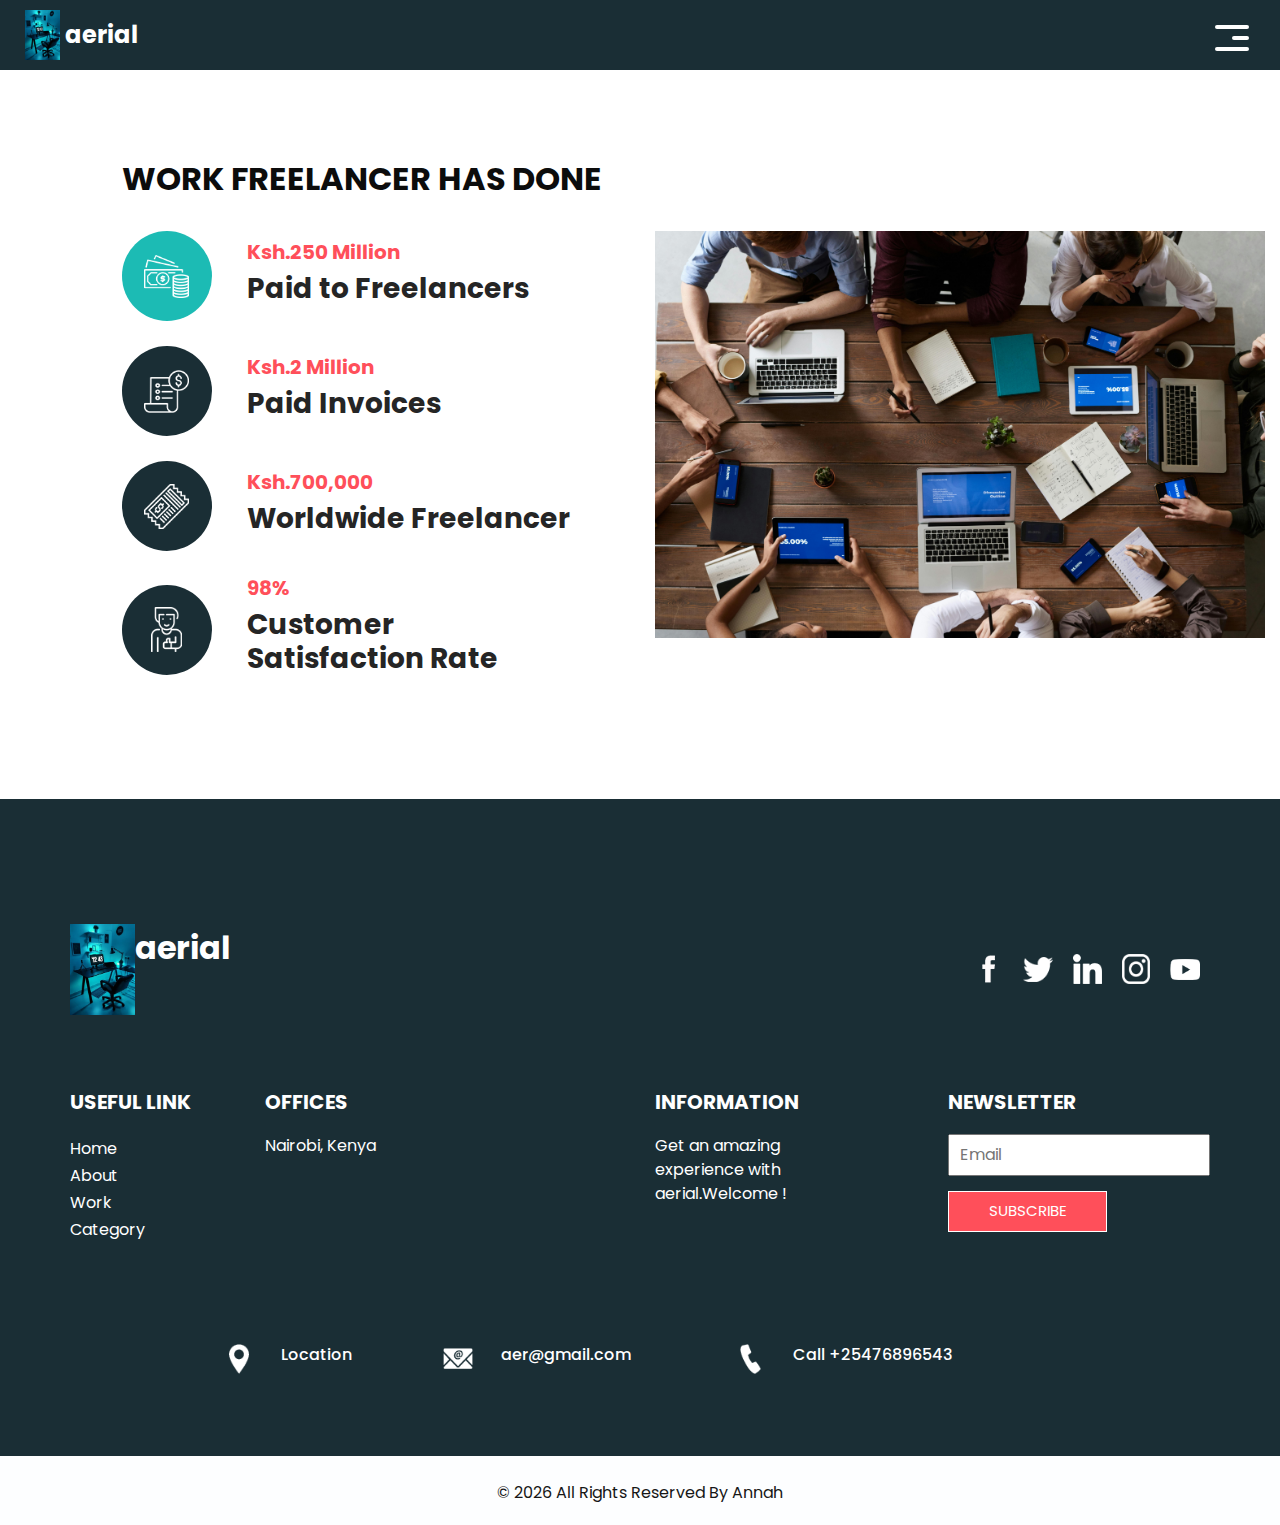
<file: work.html>
<!DOCTYPE html>
<html>

<head>
  <!-- Basic -->
  <meta charset="utf-8" />
  <meta http-equiv="X-UA-Compatible" content="IE=edge" />
  <!-- Mobile Metas -->
  <meta name="viewport" content="width=device-width, initial-scale=1, shrink-to-fit=no" />
  <!-- Site Metas -->
  <meta name="keywords" content="" />
  <meta name="description" content="" />
  <meta name="author" content="" />

  <title>aerial</title>

  <!-- bootstrap core css -->
  <link rel="stylesheet" type="text/css" href="css/bootstrap.css" />

  <link href="https://fonts.googleapis.com/css?family=Poppins:400,700&display=swap" rel="stylesheet">
  <!-- Custom styles for this template -->
  <link href="css/style.css" rel="stylesheet" />
  <!-- responsive style -->
  <link href="css/responsive.css" rel="stylesheet" />
</head>

<body class="sub_page">
  <div class="hero_area">
    <!-- header section strats -->
    <header class="header_section">
      <div class="container-fluid">
        <nav class="navbar navbar-expand-lg custom_nav-container">
          <a class="navbar-brand" href="index.html">
            <img src="images/css1.webp" alt="" />
            <span>
              aerial
            </span>
          </a>
          <button class="navbar-toggler" type="button" data-toggle="collapse" data-target="#navbarSupportedContent" aria-controls="navbarSupportedContent" aria-expanded="false" aria-label="Toggle navigation">
            <span class="navbar-toggler-icon"></span>
          </button>

          <div class="collapse navbar-collapse" id="navbarSupportedContent">
            <ul class="navbar-nav  ">
              <li class="nav-item ">
                <a class="nav-link" href="index.html">Home <span class="sr-only">(current)</span></a>
              </li>
              <li class="nav-item">
                <a class="nav-link" href="about.html"> About</a>
              </li>
              <li class="nav-item active">
                <a class="nav-link" href="work.html">Work </a>
              </li>
              <li class="nav-item">
                <a class="nav-link" href="category.html"> Category </a>
              </li>
            </ul>
            <div class="user_option">
              <a href="">
                <span>
                  Login
                </span>
              </a>
              <form class="form-inline my-2 my-lg-0 ml-0 ml-lg-4 mb-3 mb-lg-0">
                <button class="btn  my-2 my-sm-0 nav_search-btn" type="submit"></button>
              </form>
            </div>
          </div>
          <div>
            <div class="custom_menu-btn ">
              <button>
                <span class=" s-1">

                </span>
                <span class="s-2">

                </span>
                <span class="s-3">

                </span>
              </button>
            </div>
          </div>

        </nav>
      </div>
    </header>
    <!-- end header section -->
  </div>


  <!-- freelance section -->

  <section class="freelance_section layout_padding">
    <div id="accordion">
      <div class="container-fluid">
        <div class="row">
          <div class="col-md-5 offset-md-1">
            <div class="detail-box">
              <div class="heading_container">
                <h2>
                  Work Freelancer Has Done
                </h2>
              </div>
              <div class="tab_container">
                <div class="t-link-box" data-toggle="collapse" data-target="#collapseOne" aria-expanded="true" aria-controls="collapseOne">
                  <div class="img-box">
                    <img src="images/f1.png" alt="">
                  </div>
                  <div class="detail-box">
                    <h5>
                      Ksh.250 Million
                    </h5>
                    <h3>
                      Paid to Freelancers
                    </h3>
                  </div>
                </div>
                <div class="t-link-box collapsed" data-toggle="collapse" data-target="#collapseTwo" aria-expanded="false" aria-controls="collapseTwo">
                  <div class="img-box">
                    <img src="images/f2.png" alt="">
                  </div>
                  <div class="detail-box">
                    <h5>
                      Ksh.2 Million
                    </h5>
                    <h3>
                      Paid Invoices
                    </h3>
                  </div>
                </div>
                <div class="t-link-box collapsed" data-toggle="collapse" data-target="#collapseThree" aria-expanded="false" aria-controls="collapseThree">
                  <div class="img-box">
                    <img src="images/f3.png" alt="">
                  </div>
                  <div class="detail-box">
                    <h5>
                     Ksh.700,000
                    </h5>
                    <h3>
                      Worldwide Freelancer
                    </h3>
                  </div>
                </div>
                <div class="t-link-box collapsed" data-toggle="collapse" data-target="#collapseFour" aria-expanded="false" aria-controls="collapseFour">
                  <div class="img-box">
                    <img src="images/f4.png" alt="">
                  </div>
                  <div class="detail-box">
                    <h5>
                      98%
                    </h5>
                    <h3>
                      Customer <br>
                      Satisfaction Rate
                    </h3>
                  </div>
                </div>
              </div>
            </div>
          </div>
          <div class="col-md-6">
            <div class="collapse show" id="collapseOne" aria-labelledby="headingOne" data-parent="#accordion">
              <div class="img-box">
                <img src="images/37.jpg" alt="">
              </div>
            </div>
            <div class="collapse" id="collapseTwo" aria-labelledby="headingTwo" data-parent="#accordion">
              <div class="img-box">
                <img src="images/38.jpg" alt="">
              </div>
            </div>
            <div class="collapse" id="collapseThree" aria-labelledby="headingThree" data-parent="#accordion">
              <div class="img-box">
                <img src="images/37.jpg" alt="">
              </div>
            </div>
            <div class="collapse" id="collapseFour" aria-labelledby="headingfour" data-parent="#accordion">
              <div class="img-box">
                <img src="images/freelance-img.jpg" alt="">
              </div>
            </div>
          </div>
        </div>
      </div>
    </div>
  </section>

  <!-- end freelance section -->

  <!-- info section -->

  <section class="info_section ">
    <div class="info_container layout_padding-top">
      <div class="container">
        <div class="info_top">
          <div class="info_logo">
            <img src="images/css1.webp" alt="" />
            <span>
              aerial
            </span>
          </div>
          <div class="social_box">
            <a href="#">
              <img src="images/fb.png" alt="">
            </a>
            <a href="#">
              <img src="images/twitter.png" alt="">
            </a>
            <a href="#">
              <img src="images/linkedin.png" alt="">
            </a>
            <a href="#">
              <img src="images/instagram.png" alt="">
            </a>
            <a href="#">
              <img src="images/youtube.png" alt="">
            </a>
          </div>
        </div>

        <div class="info_main">
          <div class="row">
            <div class="col-md-3 col-lg-2">
              <div class="info_link-box">
                <h5>
                  Useful Link
                </h5>
                <ul>
                  <li class=" active">
                    <a class="" href="index.html">Home <span class="sr-only">(current)</span></a>
                  </li>
                  <li class="">
                    <a class="" href="about.html">About </a>
                  </li>
                  <li class="">
                    <a class="" href="work.html">Work </a>
                  </li>
                  <li class="">
                    <a class="" href="category.html">Category </a>
                  </li>
                </ul>
              </div>
            </div>
            <div class="col-md-3 ">
              <h5>
                Offices
              </h5>
              <p>
                Nairobi, Kenya
              </p>
            </div>

            <div class="col-md-3 col-lg-2 offset-lg-1">
              <h5>
                Information
              </h5>
              <p>
                Get an amazing experience with aerial.Welcome !
              </p>
            </div>

            <div class="col-md-3  offset-lg-1">
              <div class="info_form ">
                <h5>
                  Newsletter
                </h5>
                <form action="">
                  <input type="email" placeholder="Email">
                  <button>
                    Subscribe
                  </button>
                </form>
              </div>
            </div>
          </div>
        </div>
        <div class="row">
          <div class="col-lg-9 col-md-10 mx-auto">
            <div class="info_contact layout_padding2">
              <div class="row">
                <div class="col-md-3">
                  <a href="#" class="link-box">
                    <div class="img-box">
                      <img src="images/location.png" alt="">
                    </div>
                    <div class="detail-box">
                      <h6>
                        Location
                      </h6>
                    </div>
                  </a>
                </div>
                <div class="col-md-4">
                  <a href="#" class="link-box">
                    <div class="img-box">
                      <img src="images/mail.png" alt="">
                    </div>
                    <div class="detail-box">
                      <h6>
                        aer@gmail.com
                      </h6>
                    </div>
                  </a>
                </div>
                <div class="col-md-5">
                  <a href="#" class="link-box">
                    <div class="img-box">
                      <img src="images/call.png" alt="">
                    </div>
                    <div class="detail-box">
                      <h6>
                        Call +25476896543
                      </h6>
                    </div>
                  </a>
                </div>
              </div>
            </div>
          </div>
        </div>

      </div>
    </div>
  </section>

  <!-- end info section -->

  <!-- footer section -->
  <footer class="container-fluid footer_section ">
    <div class="container">
      <p>
        &copy; <span id="displayDate"></span> All Rights Reserved By
        <a href="https://html.design/">Annah</a>
      </p>
    </div>
  </footer>
  <!-- end  footer section -->


  <script src="js/jquery-3.4.1.min.js"></script>
  <script src="js/bootstrap.js"></script>
  <script src="js/custom.js"></script>



</body>


</html>
</file>
<file: css/style.css>
body {
  font-family: 'Poppins', sans-serif;
  color: #0c0c0c;
  background-color: #ffffff;
}

.layout_padding {
  padding-top: 90px;
  padding-bottom: 90px;
}

.layout_padding2 {
  padding: 45px 0;
}

.layout_padding2-top {
  padding-top: 45px;
  padding-bottom: 45px;
}

.layout_padding2-bottom {
  padding-bottom: 45px;
}

.layout_padding-top {
  padding-top: 90px;
}

.layout_padding-bottom {
  padding-bottom: 90px;
}

.heading_container {
  display: -webkit-box;
  display: -ms-flexbox;
  display: flex;
}

.heading_container h2 {
  font-weight: bold;
  text-transform: uppercase;
}

/*header section*/
.hero_area {
  height: calc(100vh - 30px);
  background: -webkit-gradient(linear, left top, right top, color-stop(55%, #1a2e35), color-stop(55%, #1cbbb4));
  background: linear-gradient(to right, #1a2e35 55%, #1cbbb4 55%);
  display: -webkit-box;
  display: -ms-flexbox;
  display: flex;
  -webkit-box-orient: vertical;
  -webkit-box-direction: normal;
      -ms-flex-direction: column;
          flex-direction: column;
  position: relative;
}

.sub_page .hero_area {
  height: auto;
  background: none;
  background-color: #1a2e35;
}

.hero_area.sub_pages {
  height: auto;
}

.header_section {
  overflow-x: hidden;
}

.header_section .container-fluid {
  padding-right: 25px;
  padding-left: 25px;
}

.header_section .nav_container {
  margin: 0 auto;
}

.header_section .user_option {
  display: -webkit-box;
  display: -ms-flexbox;
  display: flex;
  -webkit-box-align: center;
      -ms-flex-align: center;
          align-items: center;
}

.header_section .user_option a {
  display: -webkit-box;
  display: -ms-flexbox;
  display: flex;
  color: #ffffff;
  -webkit-box-align: center;
      -ms-flex-align: center;
          align-items: center;
}

.header_section .user_option a img {
  min-width: 20px;
  height: 20px;
  margin-right: 5px;
}

.custom_nav-container.navbar-expand-lg .navbar-nav .nav-item .nav-link {
  padding: 10px 15px;
  color: #ffffff;
  text-align: center;
}

a,
a:hover,
a:focus {
  text-decoration: none;
}

a:hover,
a:focus {
  color: initial;
}

.btn,
.btn:focus {
  outline: none !important;
  -webkit-box-shadow: none;
          box-shadow: none;
}

.custom_nav-container .nav_search-btn {
  background-image: url(../images/search-icon.png);
  background-size: 17px;
  background-repeat: no-repeat;
  background-position-y: 7px;
  width: 35px;
  height: 35px;
  padding: 0;
  border: none;
}

.custom_nav-container form {
  padding-top: 7px;
}

.navbar-brand {
  margin-right: 5%;
  display: -webkit-box;
  display: -ms-flexbox;
  display: flex;
  -webkit-box-align: center;
      -ms-flex-align: center;
          align-items: center;
}

.navbar-brand img {
  width: 35px;
  margin-right: 5px;
}

.navbar-brand span {
  font-weight: bold;
  color: #ffffff;
  font-size: 24px;
}

.custom_nav-container {
  z-index: 99999;
  padding: 0;
  height: 70px;
}

.custom_nav-container .navbar-toggler {
  outline: none;
}

.custom_nav-container .navbar-toggler .navbar-toggler-icon {
  background-image: url(../images/menu.png);
  background-size: 30px;
  width: 32px;
  height: 32px;
}

.lg_toggl-btn {
  background-color: transparent;
  border: none;
  outline: none;
  width: 56px;
  height: 40px;
  cursor: pointer;
}

.lg_toggl-btn:focus {
  outline: none;
}

.login_btn-container {
  padding-top: 30px;
}

.login_btn-container a {
  color: #1cbbb4;
  text-transform: uppercase;
}

/*end header section*/
/* slider section */
.slider_section {
  -webkit-box-flex: 1;
      -ms-flex: 1;
          flex: 1;
  display: -webkit-box;
  display: -ms-flexbox;
  display: flex;
  -webkit-box-align: center;
      -ms-flex-align: center;
          align-items: center;
  position: relative;
}

.slider_section .row {
  -webkit-box-align: center;
      -ms-flex-align: center;
          align-items: center;
}

.slider_section .row > div {
  position: unset;
}

.slider_section .detail-box h1 {
  color: #ffffff;
  font-weight: bold;
  text-transform: uppercase;
}

.slider_section .detail-box p {
  color: #ffffff;
  margin-top: 15px;
}

.slider_section .detail-box .btn-box {
  display: -webkit-box;
  display: -ms-flexbox;
  display: flex;
  -ms-flex-wrap: wrap;
      flex-wrap: wrap;
  margin: 45px -5px 0 -5px;
}

.slider_section .detail-box .btn-box a {
  text-align: center;
  width: 165px;
  font-size: 15px;
  margin: 5px;
}

.slider_section .detail-box .btn-box .btn-1 {
  display: inline-block;
  padding: 10px 0;
  background-color: #ff4f5a;
  color: #ffffff;
  -webkit-transition: all 0.3s;
  transition: all 0.3s;
  border: 1px solid transparent;
  border-radius: 0;
}

.slider_section .detail-box .btn-box .btn-1:hover {
  background-color: transparent;
  border-color: #ff4f5a;
  color: #ff4f5a;
}

.slider_section .detail-box .btn-box .btn-2 {
  display: inline-block;
  padding: 10px 0;
  background-color: #ffffff;
  color: #252525;
  -webkit-transition: all 0.3s;
  transition: all 0.3s;
  border: 1px solid transparent;
  border-radius: 0;
}

.slider_section .detail-box .btn-box .btn-2:hover {
  background-color: transparent;
  border-color: #ffffff;
  color: #ffffff;
}

.slider_section .img-container .img-box img {
  width: 100%;
}

.slider_section #carouselExampleIndicators {
  position: unset;
  width: 100%;
}

.slider_section .carousel_btn-container {
  width: 120px;
  position: absolute;
  bottom: 0;
  display: -webkit-box;
  display: -ms-flexbox;
  display: flex;
  -webkit-box-pack: justify;
      -ms-flex-pack: justify;
          justify-content: space-between;
  left: 8.5%;
  z-index: 999;
  -webkit-transform: translateY(50%);
          transform: translateY(50%);
}

.slider_section .carousel_btn-container .carousel-control-prev,
.slider_section .carousel_btn-container .carousel-control-next {
  position: relative;
  width: 55px;
  height: 55px;
  border: none;
  border-radius: 100%;
  opacity: 1;
  background-repeat: no-repeat;
  background-size: 14px;
  background-position: center;
  background-color: #1cbbb4;
  margin: 2px;
}

.slider_section .carousel_btn-container .carousel-control-prev:hover,
.slider_section .carousel_btn-container .carousel-control-next:hover {
  background-color: #ff4f5a;
}

.slider_section .carousel_btn-container .carousel-control-prev {
  background-image: url(../images/prev.png);
}

.slider_section .carousel_btn-container .carousel-control-next {
  background-image: url(../images/next.png);
}

.slider_section ol.carousel-indicators {
  margin: 0;
  width: 75px;
  bottom: 45px;
  left: initial;
  right: 25px;
}

.slider_section ol.carousel-indicators li {
  border-radius: 100%;
  text-indent: 0px;
  text-align: center;
  line-height: 55px;
  color: #ffffff;
  background-color: transparent;
  opacity: 1;
  display: none;
}

.slider_section ol.carousel-indicators li.active {
  display: block;
}

.experience_section .row {
  -webkit-box-align: center;
      -ms-flex-align: center;
          align-items: center;
}

.experience_section .detail-box p {
  margin-top: 20px;
}

.experience_section .detail-box .btn-box {
  display: -webkit-box;
  display: -ms-flexbox;
  display: flex;
  -ms-flex-wrap: wrap;
      flex-wrap: wrap;
  margin: 45px -5px 0 -5px;
}

.experience_section .detail-box .btn-box a {
  text-align: center;
  width: 165px;
  font-size: 15px;
  margin: 5px;
}

.experience_section .detail-box .btn-box .btn-1 {
  display: inline-block;
  padding: 10px 0;
  background-color: #ff4f5a;
  color: #ffffff;
  -webkit-transition: all 0.3s;
  transition: all 0.3s;
  border: 1px solid transparent;
  border-radius: 0;
}

.experience_section .detail-box .btn-box .btn-1:hover {
  background-color: transparent;
  border-color: #ff4f5a;
  color: #ff4f5a;
}

.experience_section .detail-box .btn-box .btn-2 {
  display: inline-block;
  padding: 10px 0;
  background-color: #1a2e35;
  color: #ffffff;
  -webkit-transition: all 0.3s;
  transition: all 0.3s;
  border: 1px solid transparent;
  border-radius: 0;
}

.experience_section .detail-box .btn-box .btn-2:hover {
  background-color: transparent;
  border-color: #1a2e35;
  color: #1a2e35;
}

.experience_section .img-box img {
  width: 100%;
}

.category_section {
  background-color: #1cbbb4;
  color: #ffffff;
  text-align: center;
}

.category_section .heading_container {
  -webkit-box-pack: center;
      -ms-flex-pack: center;
          justify-content: center;
}

.category_section .heading_container h2 {
  border-bottom: 1px solid #ffffff;
}

.category_section .category_container {
  display: -webkit-box;
  display: -ms-flexbox;
  display: flex;
  -ms-flex-wrap: wrap;
      flex-wrap: wrap;
  -webkit-box-pack: justify;
      -ms-flex-pack: justify;
          justify-content: space-between;
  margin-top: 25px;
}

.category_section .category_container .box {
  display: -webkit-box;
  display: -ms-flexbox;
  display: flex;
  -webkit-box-orient: vertical;
  -webkit-box-direction: normal;
      -ms-flex-direction: column;
          flex-direction: column;
  -webkit-box-align: center;
      -ms-flex-align: center;
          align-items: center;
  margin: 10px 0;
  min-width: 130px;
  -ms-flex-preferred-size: 26%;
      flex-basis: 26%;
}

.category_section .category_container .box .img-box {
  width: 120px;
  height: 120px;
  display: -webkit-box;
  display: -ms-flexbox;
  display: flex;
  -webkit-box-pack: center;
      -ms-flex-pack: center;
          justify-content: center;
  -webkit-box-align: center;
      -ms-flex-align: center;
          align-items: center;
}

.about_section {
  text-align: center;
}

.about_section .img-box img {
  width: 100%;
}

.about_section .detail-box h2 {
  font-weight: bold;
  text-transform: uppercase;
}

.about_section .detail-box p {
  margin-top: 15px;
}

.about_section .detail-box a {
  display: inline-block;
  padding: 10px 45px;
  background-color: #ff4f5a;
  color: #ffffff;
  -webkit-transition: all 0.3s;
  transition: all 0.3s;
  border: 1px solid transparent;
  border-radius: 0;
  margin-top: 25px;
}

.about_section .detail-box a:hover {
  background-color: transparent;
  border-color: #ff4f5a;
  color: #ff4f5a;
}

.freelance_section .row {
  -webkit-box-align: center;
      -ms-flex-align: center;
          align-items: center;
}

.freelance_section .tab_container .t-link-box {
  margin: 25px 0;
  display: -webkit-box;
  display: -ms-flexbox;
  display: flex;
  -webkit-box-align: center;
      -ms-flex-align: center;
          align-items: center;
  cursor: pointer;
}

.freelance_section .tab_container .t-link-box .img-box {
  width: 90px;
  height: 90px;
  min-width: 90px;
  min-height: 90px;
  display: -webkit-box;
  display: -ms-flexbox;
  display: flex;
  -webkit-box-pack: center;
      -ms-flex-pack: center;
          justify-content: center;
  -webkit-box-align: center;
      -ms-flex-align: center;
          align-items: center;
  background-color: #1a2e35;
  border-radius: 100%;
  margin-right: 35px;
}

.freelance_section .tab_container .t-link-box .img-box img {
  width: auto;
  height: auto;
  max-width: 45px;
  max-height: 45px;
}

.freelance_section .tab_container .t-link-box .detail-box h5 {
  font-weight: bold;
  color: #ff4f5a;
}

.freelance_section .tab_container .t-link-box .detail-box h3 {
  font-weight: bold;
  color: #252525;
}

.freelance_section .tab_container .t-link-box[aria-expanded="true"] .img-box, .freelance_section .tab_container .t-link-box:hover .img-box {
  background-color: #1cbbb4;
}

.freelance_section .img-box img {
  width: 100%;
}

.client_section .heading_container {
  -webkit-box-pack: center;
      -ms-flex-pack: center;
          justify-content: center;
  margin-bottom: 25px;
}

.client_section .detail-box {
  text-align: center;
  margin: 25px 35px;
  padding: 45px 65px 35px 65px;
  -webkit-box-shadow: 0px 0px 20px 0 rgba(0, 0, 0, 0.2);
          box-shadow: 0px 0px 20px 0 rgba(0, 0, 0, 0.2);
}

.client_section .detail-box h4 {
  font-weight: bold;
}

.client_section .detail-box p {
  margin-top: 15px;
  margin-bottom: 25px;
}

.client_section .carousel-control-prev,
.client_section .carousel-control-next {
  top: 50%;
  width: 65px;
  height: 65px;
  border: none;
  border-radius: 100%;
  opacity: 1;
  background-repeat: no-repeat;
  background-size: 10px;
  background-position: center;
  background-color: #1a2e35;
  margin: 2px;
  -webkit-transform: translateY(-50%);
          transform: translateY(-50%);
}

.client_section .carousel-control-prev {
  background-image: url(../images/prev-angle.png);
}

.client_section .carousel-control-next {
  background-image: url(../images/next-angle.png);
}

/* info section */
.info_section {
  position: relative;
  background-color: #1a2e35;
  color: #ffffff;
}

.info_section .heading_container {
  margin-bottom: 45px;
}

.info_section h5 {
  text-transform: uppercase;
  font-weight: bold;
  margin-bottom: 20px;
}

.info_section .info_top {
  display: -webkit-box;
  display: -ms-flexbox;
  display: flex;
  -webkit-box-align: center;
      -ms-flex-align: center;
          align-items: center;
  -webkit-box-pack: justify;
      -ms-flex-pack: justify;
          justify-content: space-between;
  margin-top: 35px;
  margin-bottom: 75px;
}

.info_section .info_top .info_logo {
  display: -webkit-box;
  display: -ms-flexbox;
  display: flex;
}

.info_section .info_top .info_logo img {
  width: 65px;
}

.info_section .info_top .info_logo span {
  color: #ffffff;
  font-weight: bold;
  font-size: 32px;
}

.info_section .info_top .social_box {
  display: -webkit-box;
  display: -ms-flexbox;
  display: flex;
  -webkit-box-align: center;
      -ms-flex-align: center;
          align-items: center;
}

.info_section .info_top .social_box a {
  margin: 0 10px;
}

.info_section .info_top .social_box a img {
  width: auto;
  height: auto;
  max-width: 30px;
  max-height: 30px;
}

.info_section a {
  text-transform: none;
}

.info_section ul {
  padding: 0;
}

.info_section ul li {
  list-style-type: none;
  margin: 3px 0;
}

.info_section ul li a {
  color: #ffffff;
}

.info_section .info_link-box {
  display: -webkit-box;
  display: -ms-flexbox;
  display: flex;
  -webkit-box-orient: vertical;
  -webkit-box-direction: normal;
      -ms-flex-direction: column;
          flex-direction: column;
}

.info_section .info_form form input {
  outline: none;
  width: 100%;
  padding: 7px 10px;
}

.info_section .info_form form button {
  display: inline-block;
  padding: 8px 40px;
  background-color: #ff4f5a;
  color: #ffffff;
  -webkit-transition: all 0.3s;
  transition: all 0.3s;
  border: 1px solid transparent;
  border-radius: 0;
  border: 1.5px solid #ffffff;
  margin-top: 15px;
  text-transform: uppercase;
  font-size: 15px;
}

.info_section .info_form form button:hover {
  background-color: transparent;
  border-color: #ff4f5a;
  color: #ff4f5a;
}

.info_section .info_contact .link-box {
  display: -webkit-box;
  display: -ms-flexbox;
  display: flex;
  -webkit-box-align: center;
      -ms-flex-align: center;
          align-items: center;
  margin: 30px 0;
  color: #ffffff;
}

.info_section .info_contact .link-box .img-box {
  display: -webkit-box;
  display: -ms-flexbox;
  display: flex;
  -webkit-box-pack: center;
      -ms-flex-pack: center;
          justify-content: center;
  -webkit-box-align: center;
      -ms-flex-align: center;
          align-items: center;
  min-width: 45px;
  min-height: 45px;
  margin-right: 20px;
}

.info_section .info_contact .link-box .img-box img {
  width: auto;
  height: auto;
  max-width: 30px;
  max-height: 30px;
}

/* end info section */
/* footer section*/
.footer_section {
  display: -webkit-box;
  display: -ms-flexbox;
  display: flex;
  -webkit-box-orient: vertical;
  -webkit-box-direction: normal;
      -ms-flex-direction: column;
          flex-direction: column;
  -webkit-box-pack: center;
      -ms-flex-pack: center;
          justify-content: center;
  background-color: #fdfeff;
}

.footer_section p {
  color: #171717;
  margin: 0;
  padding: 25px 0 20px 0;
  margin: 0 auto;
  text-align: center;
}

.footer_section a {
  color: #171717;
}

/* end footer section*/
#navbarSupportedContent {
  -webkit-transform: translateX(100vw);
          transform: translateX(100vw);
  opacity: 0;
  -webkit-transition: all 0.3s ease-in;
  transition: all 0.3s ease-in;
  -webkit-box-pack: justify;
      -ms-flex-pack: justify;
          justify-content: space-between;
  -webkit-box-align: center;
      -ms-flex-align: center;
          align-items: center;
}

#navbarSupportedContent.lg_nav-toggle {
  -webkit-transform: translateX(0);
          transform: translateX(0);
  opacity: 1;
}

.custom_menu-btn button {
  margin-top: 12px;
  outline: none;
  border: none;
  background-color: transparent;
}

.custom_menu-btn button span {
  display: block;
  width: 34px;
  height: 4px;
  background-color: #fff;
  margin: 7px 0;
  -webkit-transition: all 0.3s;
  transition: all 0.3s;
  border-radius: 10px;
}

.custom_menu-btn .s-2 {
  -webkit-transition: all 0.1s;
  transition: all 0.1s;
  width: 17px;
  margin-left: auto;
}

.menu_btn-style button .s-1 {
  -webkit-transform: rotate(45deg) translate(8px, 8px);
          transform: rotate(45deg) translate(8px, 8px);
}

.menu_btn-style button .s-2 {
  -webkit-transform: translateX(100px);
          transform: translateX(100px);
}

.menu_btn-style button .s-3 {
  -webkit-transform: rotate(-45deg) translate(8px, -8px);
          transform: rotate(-45deg) translate(8px, -8px);
}
/*# sourceMappingURL=style.css.map */
</file>
<file: css/responsive.css>
@media (max-width: 1120px) {}

@media (max-width: 992px) {
  .hero_area {
    height: auto;
  }

  #navbarSupportedContent {
    opacity: 1;
    transform: none;
    margin-top: 15px;
  }


  .navbar-toggler {
    padding: 0.25rem 0;
  }


  .header_section .user_option {
    display: none;
  }

  .custom_menu-btn {
    display: none;
  }

  .navbar-nav {
    align-items: center;
  }

  .custom_nav-container .navbar-toggler {
    margin-left: auto;
  }

  .custom_nav-container {
    padding: 15px 0;
    height: auto;
  }

  .slider_section {
    padding-top: 45px;
    padding-bottom: 120px;
  }

  .info_section .info_contact .link-box .img-box {
    margin-right: 8px;
  }

}

@media (max-width: 767px) {
  .hero_area {
    background: none;
    background-color: #1a2e35;
    /* background: linear-gradient(to bottom, #1a2e35 40%, #1cbbb4 40%); */
  }

  .slider_section {
    text-align: center;
    padding-bottom: 0;
  }

  .slider_section .detail-box {
    margin-bottom: 75px;
  }

  .slider_section .detail-box .btn-box {
    justify-content: center;
  }


  .img-container {
    padding: 0;
  }

  .slider_section .img-container .img-box {

    padding: 45px 0;
    background-color: #1cbbb4;
  }

  .experience_section .img-box {

    margin-bottom: 45px;

  }

  .category_section .category_container .box {
    flex-basis: 34%;
  }

  .client_section .detail-box {
    margin: 25px;
    padding: 45px 25px 35px 25px;
  }

  .client_section .carousel-control-prev,
  .client_section .carousel-control-next {
    top: 92%;
  }

  .info_section .info_top {

    flex-direction: column;

  }

  .info_section .info_top .social_box {
    margin-top: 35px;
  }

  .info_section .row>div {

    display: flex;
    flex-direction: column;
    align-items: center;
    text-align: center;
    margin-bottom: 25px;

  }

  .info_section .info_contact .link-box {
    margin: 0;
  }



}

@media (max-width: 576px) {
  .category_section .category_container {
    justify-content: center;
  }

  .category_section .category_container .box {
    flex-basis: 52%;
  }
}

@media (max-width: 480px) {}

@media (max-width: 420px) {
  .client_section .detail-box {
    margin: 25px 5px;
    box-shadow: 0px 0px 2px 0 rgba(0, 0, 0, 0.2);
  }

  .slider_section .carousel_btn-container {

    width: 100px;
  }

  .slider_section .carousel_btn-container .carousel-control-prev,
  .slider_section .carousel_btn-container .carousel-control-next {
    width: 45px;
    height: 45px;
    background-size: 12px;
  }

  .slider_section ol.carousel-indicators {
    right: 0;
  }

  .client_section .carousel-control-prev,
  .client_section .carousel-control-next {

    top: 95%;

  }


  .client_section .carousel-control-prev,
  .client_section .carousel-control-next {
    width: 50px;
    height: 50px;
    background-size: 8px;
  }

  .freelance_section .tab_container .t-link-box .detail-box h3 {
    font-size: 22px;
  }
}

@media (max-width: 360px) {}

@media (min-width: 1200px) {
  .container {
    max-width: 1170px;
  }
}
</file>
